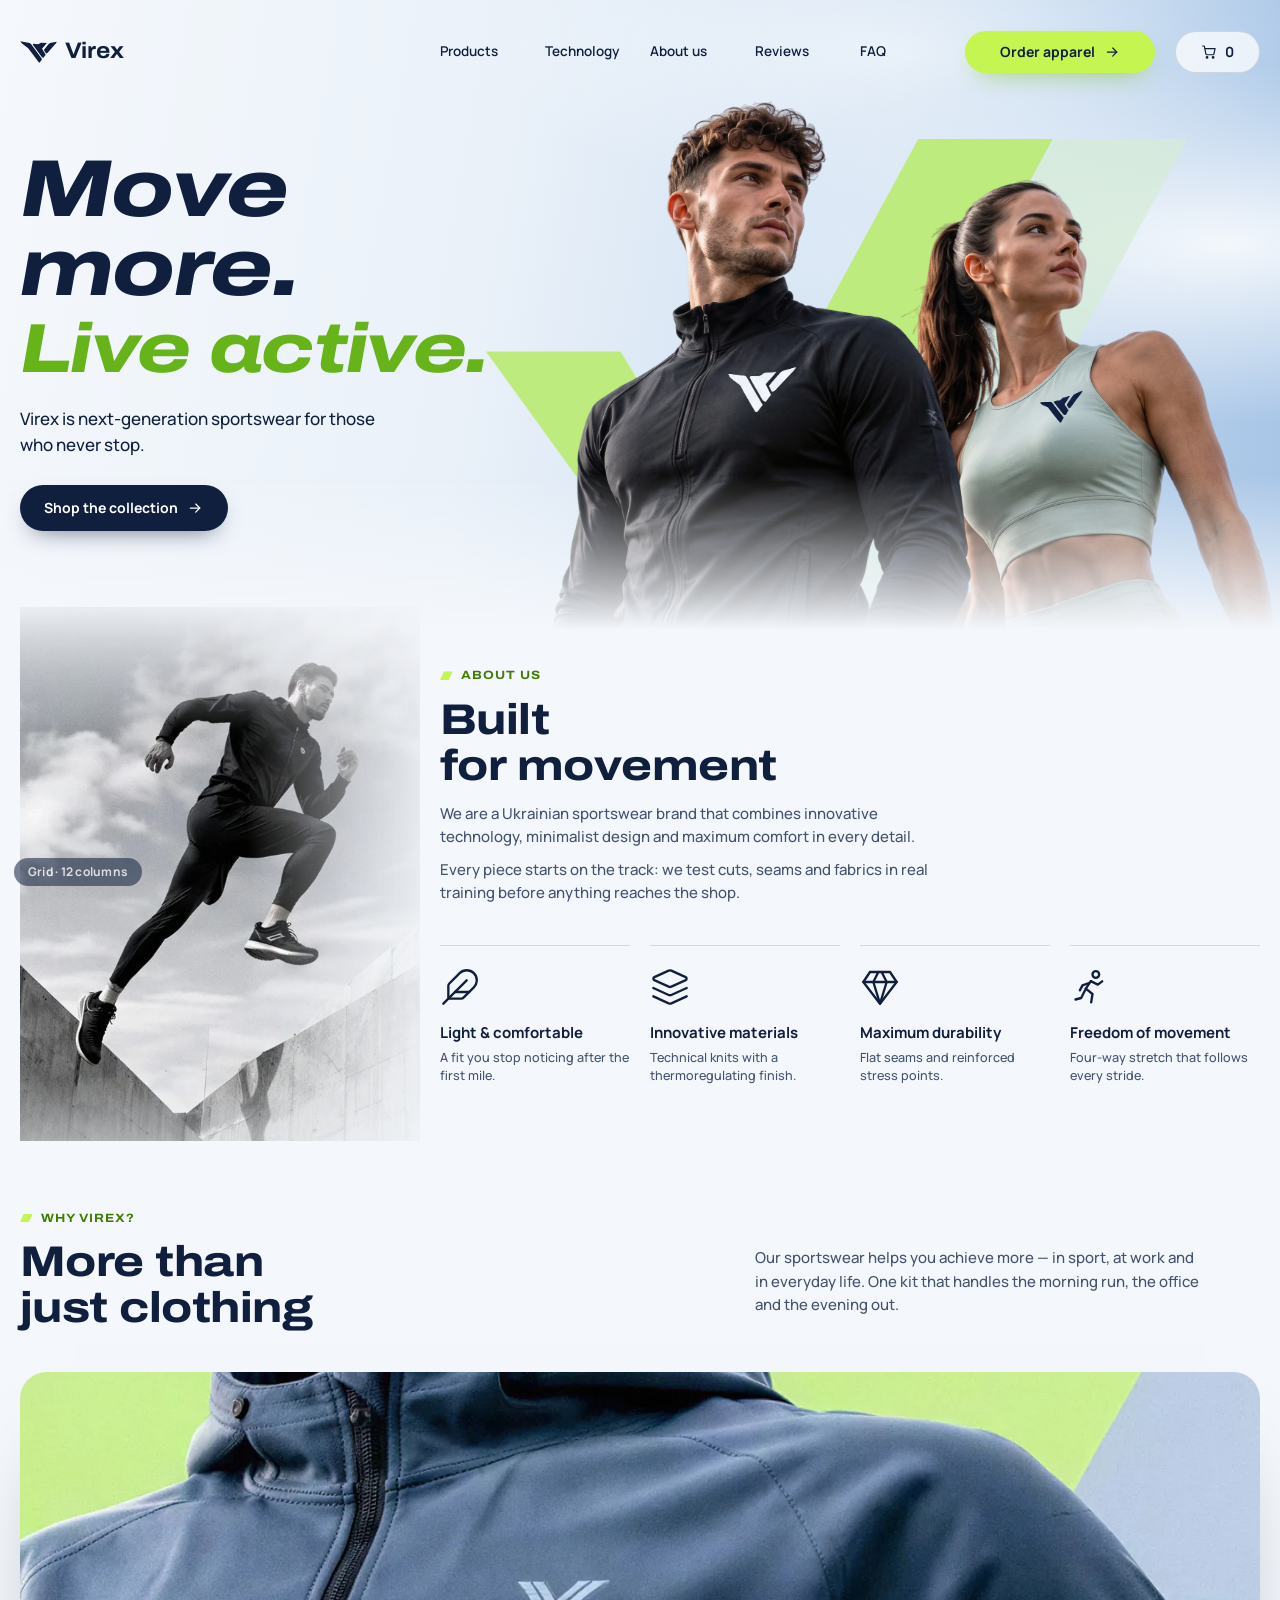
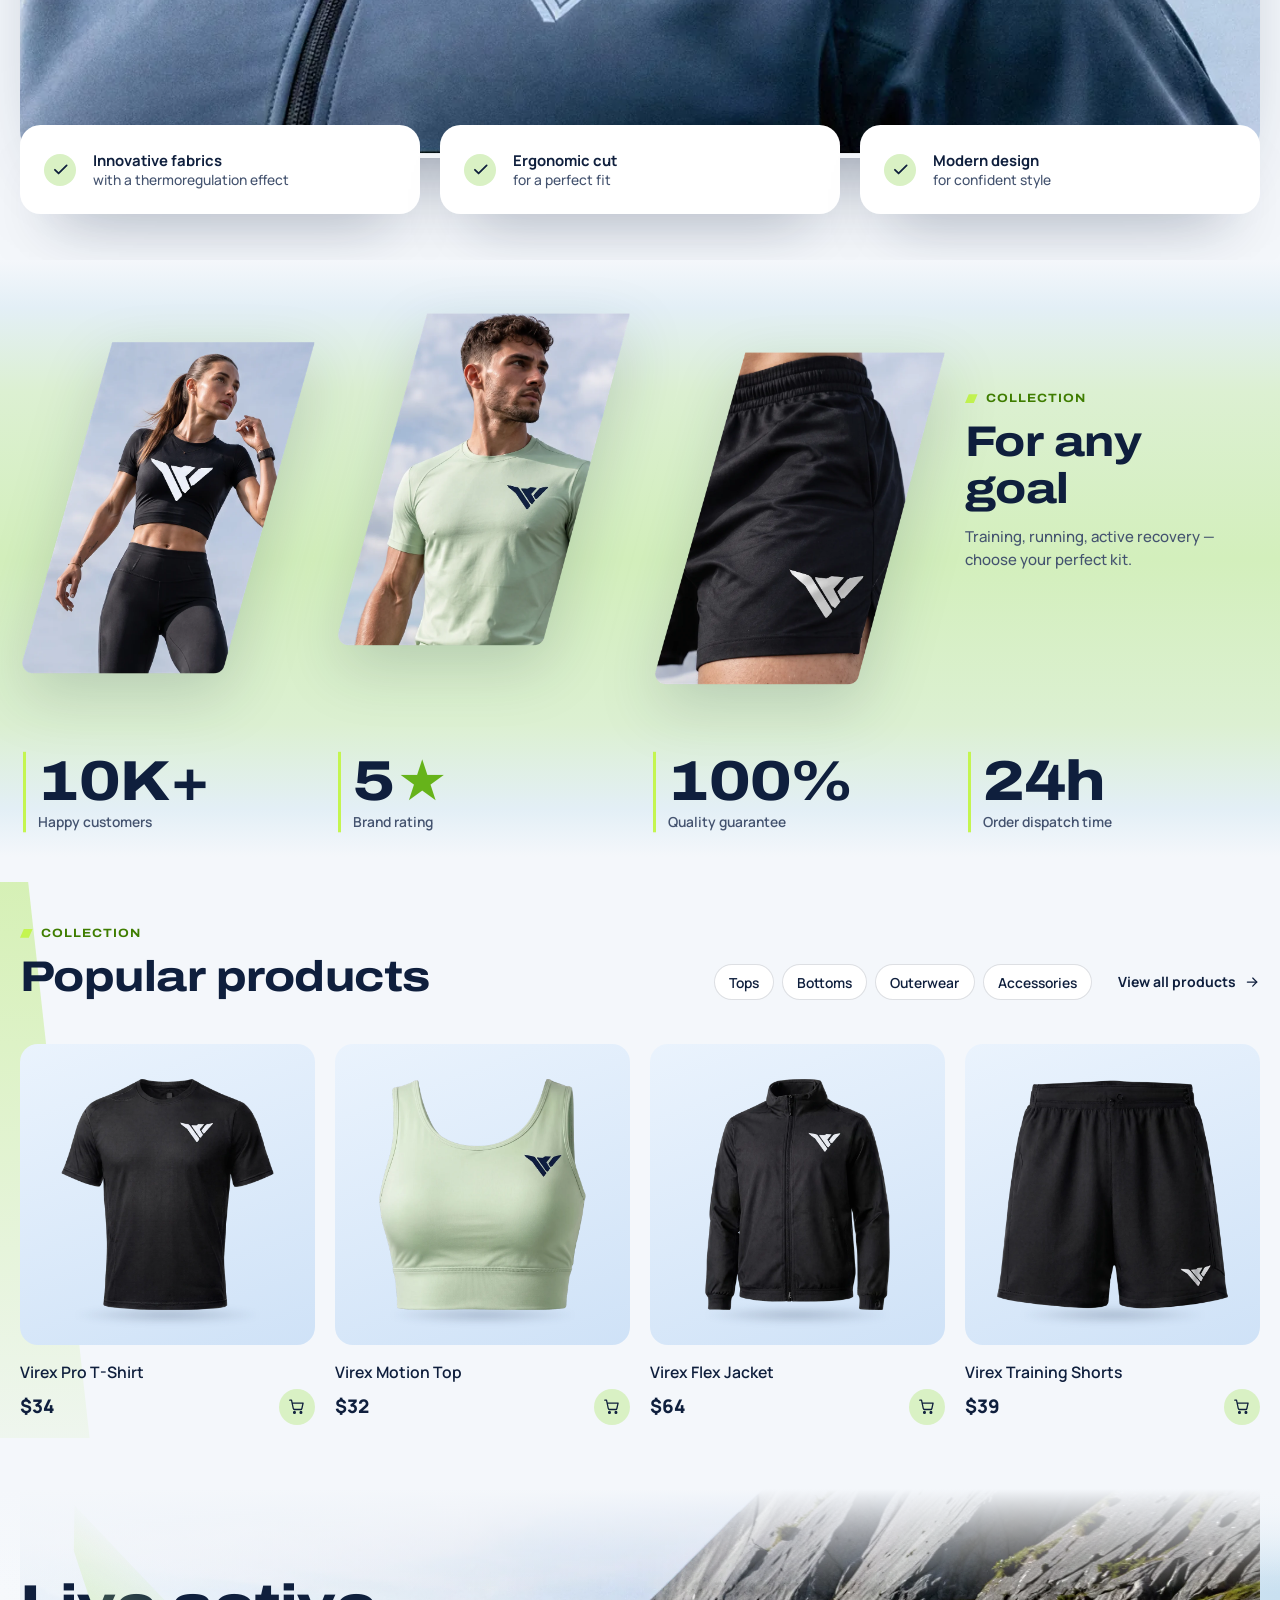
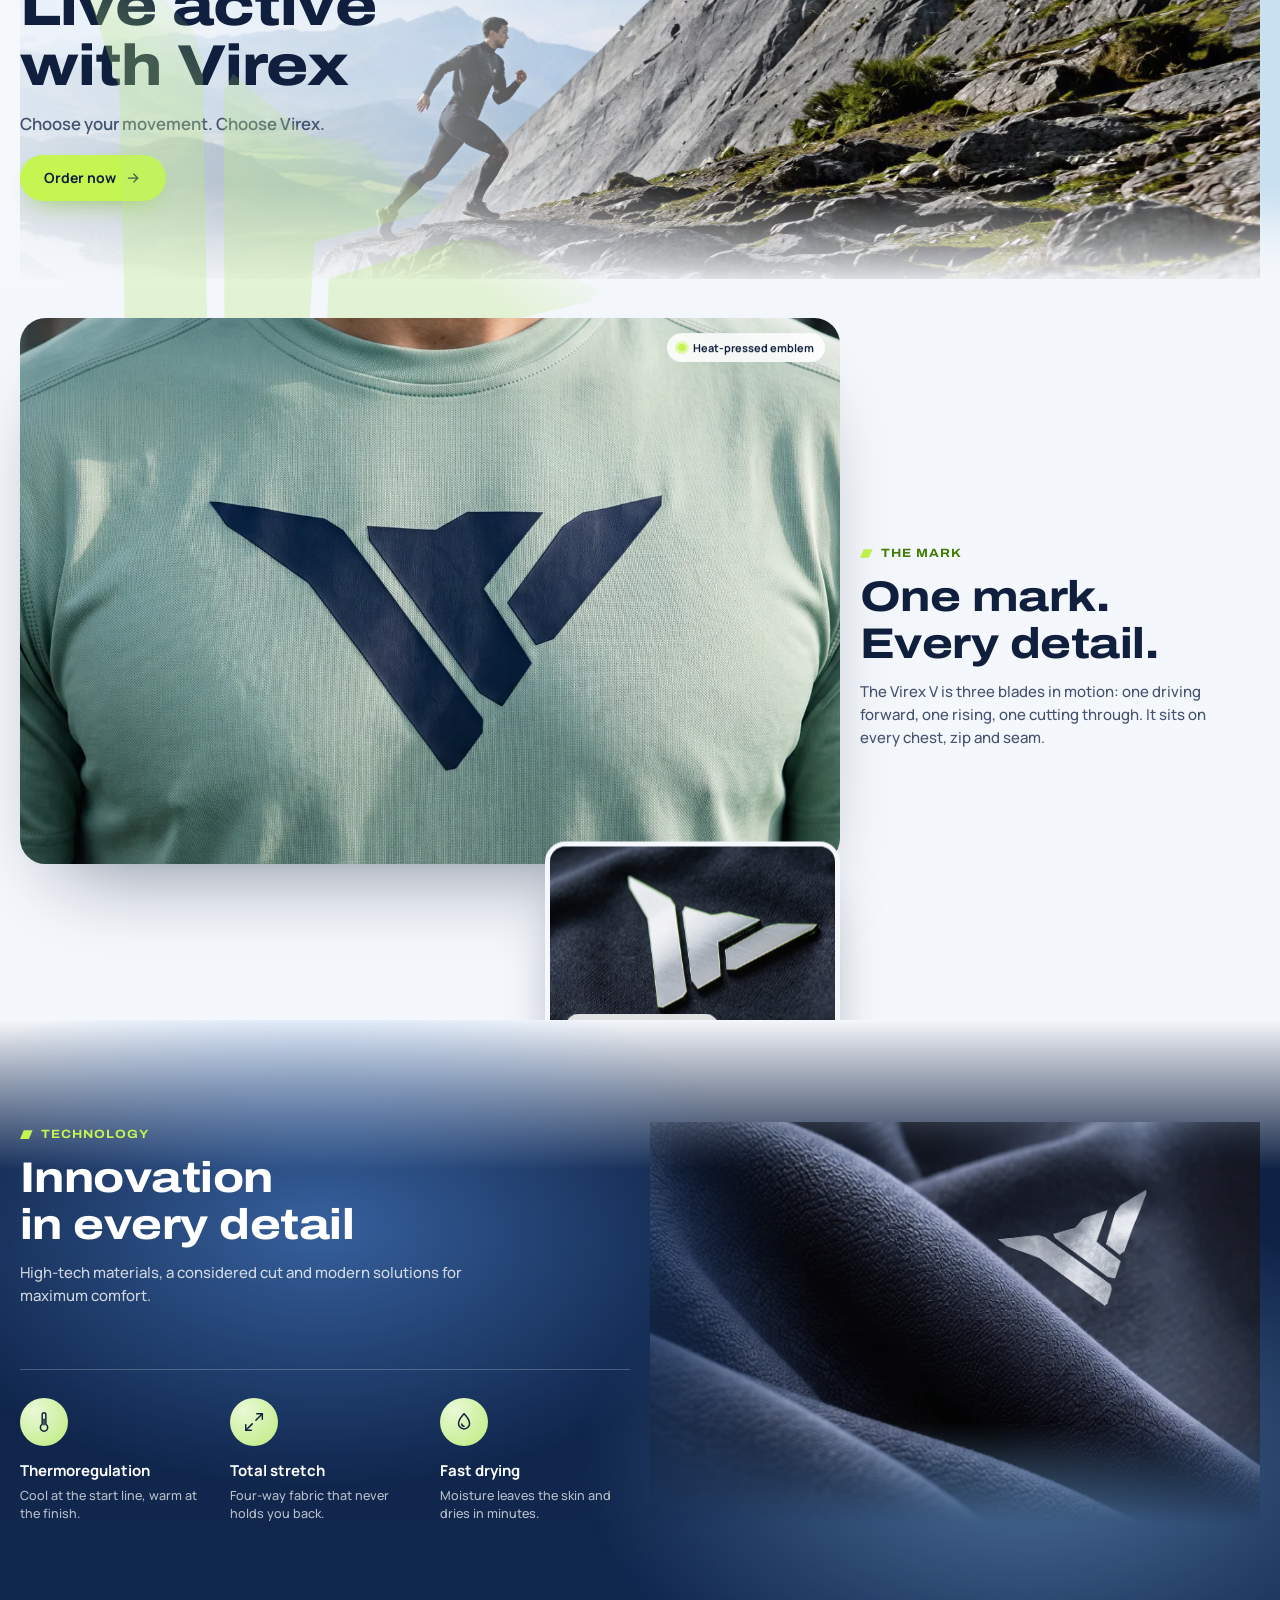
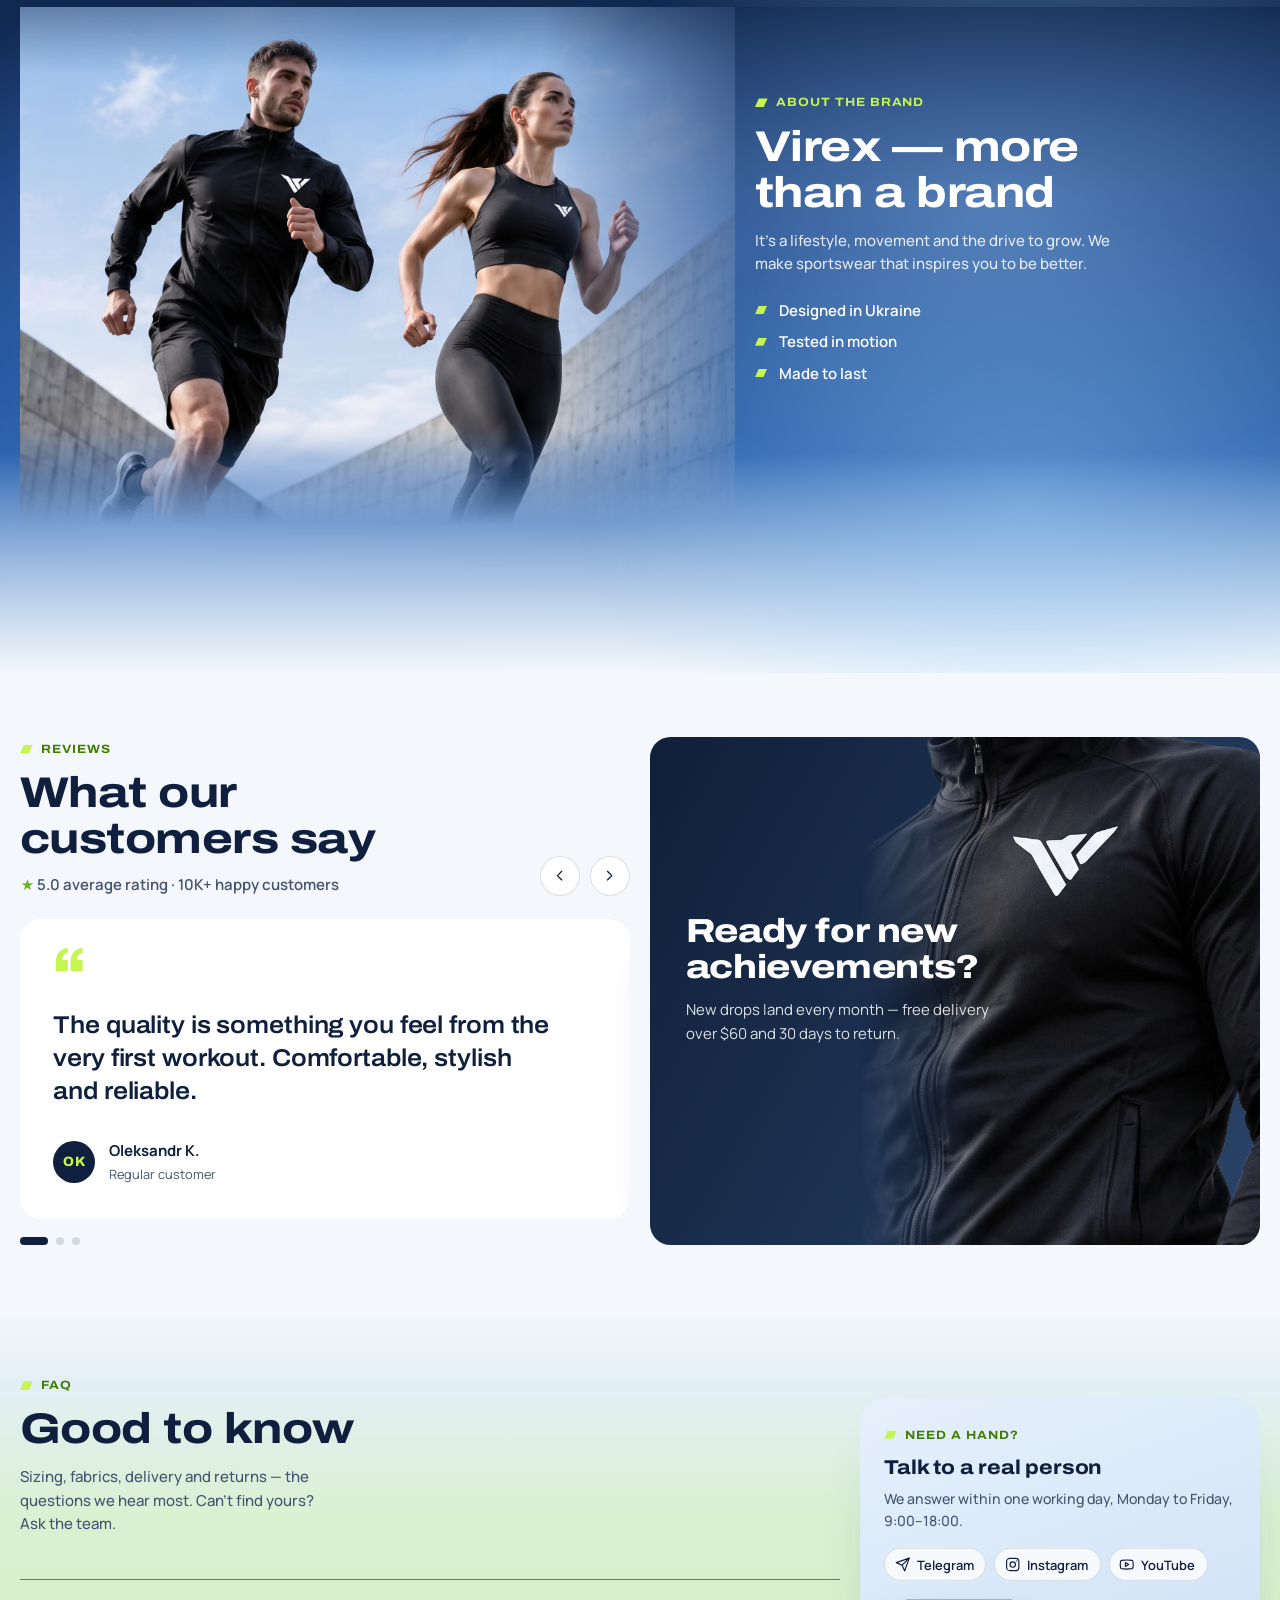
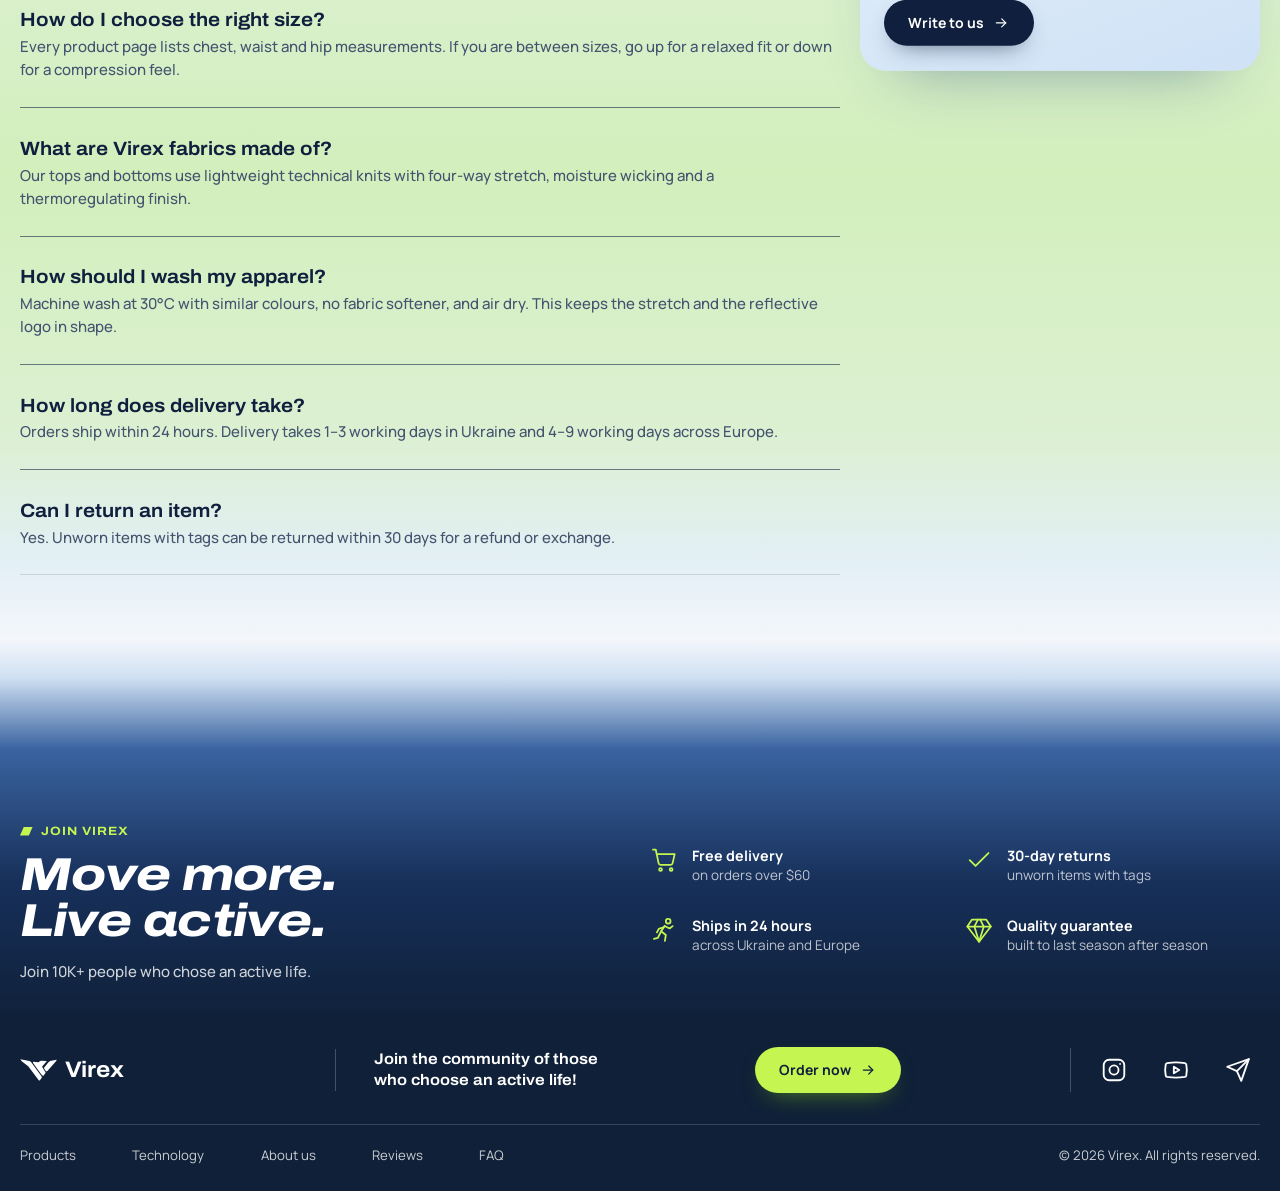
<file: github-upload/index.html>
<!doctype html>
<html lang="en">
<head>
  <meta charset="utf-8">
  <meta name="viewport" content="width=device-width, initial-scale=1">
  <title>Virex — Move more. Live active.</title>
  <meta name="description" content="Virex is next-generation sportswear for those who never stop. Light, durable, thermoregulating apparel built for movement.">
  <meta name="theme-color" content="#0f1f3d">
  <link rel="icon" href="assets/favicon.svg" type="image/svg+xml">
  <link rel="preconnect" href="https://fonts.googleapis.com">
  <link rel="preconnect" href="https://fonts.gstatic.com" crossorigin>
  <link href="https://fonts.googleapis.com/css2?family=Archivo:ital,wdth,wght@0,62..125,100..900;1,62..125,100..900&family=Manrope:wght@400..800&display=swap" rel="stylesheet">
  <link rel="stylesheet" href="css/styles.css">
  <link rel="stylesheet" href="css/motion.css">
  <script>(function(d){var c=d.documentElement.classList;c.add('js');if(!matchMedia('(prefers-reduced-motion: reduce)').matches)c.add('motion');try{if(sessionStorage.getItem('virex.intro'))c.add('no-intro');else sessionStorage.setItem('virex.intro','1')}catch(e){}})(document)</script>
</head>
<body>

<!-- ============ Intro: the three blades of the V assemble, then the curtain lifts ============ -->
<div class="intro" aria-hidden="true">
  <svg class="intro__v" viewBox="0 0 566 336">
    <path class="b1" d="M4 4L146 32L168 47L333 272L332 287L300 327L289 329L125 109L26 36Z"/>
    <path class="b2" d="M197 43L199 60L329 242L355 258L392 210L336 120L410 32L318 28L280 49Z"/>
    <path class="b3" d="M558 13L459 32L434 48L364 138L397 189L418 183L556 26Z"/>
  </svg>
</div>

<!-- ============ SVG sprite ============ -->
<svg width="0" height="0" style="position:absolute" aria-hidden="true" focusable="false">
  <defs>
    <symbol id="logo-mark" viewBox="0 0 566 336">
      <path fill="currentColor" d="M4 4L146 32L168 47L333 272L332 287L300 327L289 329L125 109L26 36Z M197 43L199 60L329 242L355 258L392 210L336 120L410 32L318 28L280 49Z M558 13L459 32L434 48L364 138L397 189L418 183L556 26Z"/>
    </symbol>
    <symbol id="i-arrow" viewBox="0 0 24 24"><path d="M5 12h14"/><path d="m13 6 6 6-6 6"/></symbol>
    <symbol id="i-check" viewBox="0 0 24 24"><path d="M20 6 9 17l-5-5"/></symbol>
    <symbol id="i-cart" viewBox="0 0 24 24"><circle cx="9" cy="20" r="1.2"/><circle cx="18" cy="20" r="1.2"/><path d="M2.5 3h2.4l2.4 11.6a1.8 1.8 0 0 0 1.8 1.4h8.4a1.8 1.8 0 0 0 1.8-1.4L21 7H6"/></symbol>
    <symbol id="i-feather" viewBox="0 0 24 24"><path d="M12.7 19a2 2 0 0 0 1.4-.6l6.2-6.2a6 6 0 0 0-8.5-8.5L5.6 9.9A2 2 0 0 0 5 11.3V18a1 1 0 0 0 1 1z"/><path d="M16 8 2 22"/><path d="M17.5 15H9"/></symbol>
    <symbol id="i-layers" viewBox="0 0 24 24"><path d="m12.8 2.2a2 2 0 0 0-1.6 0L2.6 6.1a1 1 0 0 0 0 1.8l8.6 3.9a2 2 0 0 0 1.6 0l8.6-3.9a1 1 0 0 0 0-1.8z"/><path d="m22 17.6-9.2 4.2a2 2 0 0 1-1.6 0L2 17.6"/><path d="m22 12.6-9.2 4.2a2 2 0 0 1-1.6 0L2 12.6"/></symbol>
    <symbol id="i-gem" viewBox="0 0 24 24"><path d="M6 3h12l4 6-10 13L2 9z"/><path d="M11 3 8 9l4 13 4-13-3-6"/><path d="M2 9h20"/></symbol>
    <symbol id="i-run" viewBox="0 0 24 24"><circle cx="15.5" cy="4.5" r="2"/><path d="m12.5 8.5-3 4.5 4 3.2-.8 5"/><path d="m12.5 8.5 4.2 2.1 2.6-2"/><path d="m11.4 9.6-3.9 1.4-1.6 3"/><path d="m9.5 13-2.8 5.6-3.4.9"/></symbol>
    <symbol id="i-thermo" viewBox="0 0 24 24"><path d="M14 4v10.5a4 4 0 1 1-4 0V4a2 2 0 0 1 4 0z"/><path d="M12 9v6"/></symbol>
    <symbol id="i-stretch" viewBox="0 0 24 24"><path d="m15 3 6 0 0 6"/><path d="m9 21-6 0 0-6"/><path d="m21 3-7 7"/><path d="m3 21 7-7"/></symbol>
    <symbol id="i-drop" viewBox="0 0 24 24"><path d="M12 3s6 6.2 6 10.5a6 6 0 0 1-12 0C6 9.2 12 3 12 3z"/><path d="M9.5 14a2.6 2.6 0 0 0 2.5 2.5"/></symbol>
    <symbol id="i-left" viewBox="0 0 24 24"><path d="m15 18-6-6 6-6"/></symbol>
    <symbol id="i-right" viewBox="0 0 24 24"><path d="m9 18 6-6-6-6"/></symbol>
    <symbol id="i-plus" viewBox="0 0 24 24"><path d="M5 12h14"/><path d="M12 5v14"/></symbol>
    <symbol id="i-menu" viewBox="0 0 24 24"><path d="M4 7h16"/><path d="M4 12h16"/><path d="M4 17h10"/></symbol>
    <symbol id="i-close" viewBox="0 0 24 24"><path d="M18 6 6 18"/><path d="m6 6 12 12"/></symbol>
    <symbol id="i-instagram" viewBox="0 0 24 24"><rect width="19" height="19" x="2.5" y="2.5" rx="5"/><circle cx="12" cy="12" r="4.2"/><path d="M17.6 6.4h.01"/></symbol>
    <symbol id="i-youtube" viewBox="0 0 24 24"><path d="M2.5 17a24 24 0 0 1 0-10 2 2 0 0 1 1.4-1.4 49.6 49.6 0 0 1 16.2 0A2 2 0 0 1 21.5 7a24 24 0 0 1 0 10 2 2 0 0 1-1.4 1.4 49.6 49.6 0 0 1-16.2 0A2 2 0 0 1 2.5 17"/><path d="m10 15 5-3-5-3z"/></symbol>
    <symbol id="i-telegram" viewBox="0 0 24 24"><path d="m22 2-7 20-4-9-9-4z"/><path d="M22 2 11 13"/></symbol>
  </defs>
</svg>

<a class="skip" href="#main">Skip to content</a>

<!-- ============ Header ============ -->
<header class="site-header" id="header">
  <div class="site-header__bar">
    <a class="logo" href="#top" aria-label="Virex home">
      <svg class="logo__mark" aria-hidden="true"><use href="#logo-mark"/></svg>
      <span class="logo__word">Virex</span>
    </a>

    <nav class="nav" id="nav" aria-label="Primary">
      <a href="#products">Products</a>
      <a href="#technology">Technology</a>
      <a href="#about">About us</a>
      <a href="#reviews">Reviews</a>
      <a href="#faq">FAQ</a>
      <a class="btn btn--lime nav__cta-mobile" href="#products">Order apparel <svg class="ico"><use href="#i-arrow"/></svg></a>
    </nav>

    <div class="site-header__actions">
      <a class="btn btn--lime btn--header" href="#products">Order apparel <svg class="ico"><use href="#i-arrow"/></svg></a>
      <button class="cart-pill" type="button" id="cartPill" aria-label="Cart, 0 items">
        <svg class="ico"><use href="#i-cart"/></svg><span class="cart-pill__n" id="cartCount">0</span>
      </button>
      <button class="burger" type="button" id="burger" aria-label="Open menu" aria-expanded="false" aria-controls="nav">
        <svg class="ico ico--open"><use href="#i-menu"/></svg>
        <svg class="ico ico--close"><use href="#i-close"/></svg>
      </button>
    </div>
  </div>
</header>

<main id="main">

<!-- ============ Hero ============ -->
<section class="hero" id="top">
  <div class="hero__sky" aria-hidden="true"></div>
  <svg class="hero__v" viewBox="0 0 1120 707" preserveAspectRatio="xMaxYMax slice" aria-hidden="true">
    <path class="v-lime" d="M0 300H190L430 700H290Z"/>
    <path class="v-lime" d="M610 0H800L420 700H230Z"/>
    <path class="v-mint" d="M800 0H990L610 700H420Z"/>
  </svg>

  <div class="hero__copy">
    <h1 class="hero__title">
      <span class="hero__t1"><span class="ln"><span class="ln__i" style="--i:0">Move</span></span><span class="ln"><span class="ln__i" style="--i:1">more.</span></span></span>
      <span class="hero__t2"><span class="ln"><span class="ln__i" style="--i:2">Live active.</span></span></span>
    </h1>
    <p class="hero__lead">Virex is next-generation sportswear for those who never stop.</p>
    <a class="btn btn--navy" href="catalog.html">Shop the collection <svg class="ico"><use href="#i-arrow"/></svg></a>
  </div>

  <img class="hero__people" src="assets/img/hero-people.webp" width="2000" height="1493"
       alt="A male and a female athlete in black and sage Virex training apparel, looking into the distance" fetchpriority="high">
</section>

<!-- ============ About ============ -->
<section class="about" id="about">
  <div class="about__photo">
    <img src="assets/img/about-runner-bw.webp" width="1400" height="854" loading="lazy"
         alt="Black-and-white photo of an athlete mid-leap between two concrete walls">
  </div>
  <div class="about__body">
    <div class="about__text" data-reveal>
      <p class="eyebrow">About us</p>
      <h2 class="h2">Built<br>for movement</h2>
      <p class="about__p">We are a Ukrainian sportswear brand that combines innovative technology, minimalist design and maximum comfort in every detail.</p>
      <p class="about__p about__p--2">Every piece starts on the track: we test cuts, seams and fabrics in real training before anything reaches the shop.</p>
    </div>
    <ul class="about__feats">
      <li data-reveal style="--d:.05s"><svg class="ico ico--lg"><use href="#i-feather"/></svg><span><b>Light &amp; comfortable</b><small>A fit you stop noticing after the first mile.</small></span></li>
      <li data-reveal style="--d:.12s"><svg class="ico ico--lg"><use href="#i-layers"/></svg><span><b>Innovative materials</b><small>Technical knits with a thermoregulating finish.</small></span></li>
      <li data-reveal style="--d:.19s"><svg class="ico ico--lg"><use href="#i-gem"/></svg><span><b>Maximum durability</b><small>Flat seams and reinforced stress points.</small></span></li>
      <li data-reveal style="--d:.26s"><svg class="ico ico--lg"><use href="#i-run"/></svg><span><b>Freedom of movement</b><small>Four-way stretch that follows every stride.</small></span></li>
    </ul>
  </div>
</section>

<!-- ============ Why Virex ============ -->
<section class="why" id="why">
  <div class="why__copy" data-reveal>
    <p class="eyebrow">Why Virex?</p>
    <h2 class="h2">More than<br>just clothing</h2>
  </div>
  <div class="why__aside" data-reveal style="--d:.08s">
    <p class="why__p">Our sportswear helps you achieve more — in sport, at work and in everyday life. One kit that handles the morning run, the office and the evening out.</p>
  </div>
  <div class="why__visual">
    <img src="assets/img/hoodie-blue.webp" width="1600" height="496" loading="lazy"
         alt="Close-up of a blue Virex zip hoodie with the V logo on the chest">
  </div>
  <ul class="checks" data-reveal style="--d:.1s">
    <li><span class="tick"><svg class="ico"><use href="#i-check"/></svg></span><span><b>Innovative fabrics</b>with a thermoregulation effect</span></li>
    <li><span class="tick"><svg class="ico"><use href="#i-check"/></svg></span><span><b>Ergonomic cut</b>for a perfect fit</span></li>
    <li><span class="tick"><svg class="ico"><use href="#i-check"/></svg></span><span><b>Modern design</b>for confident style</span></li>
  </ul>
</section>

<!-- ============ Collection ============ -->
<section class="collection" id="collection">
  <div class="collection__copy" data-reveal>
    <p class="eyebrow">Collection</p>
    <h2 class="h2">For any<br>goal</h2>
    <p class="collection__p">Training, running, active recovery — choose your perfect kit.</p>
  </div>

  <div class="trio">
    <img class="trio__a" src="assets/img/collection-1.webp" width="1000" height="1122" loading="lazy" alt="Woman running in a black Virex crop top and leggings">
    <img class="trio__b" src="assets/img/collection-2.webp" width="1000" height="1115" loading="lazy" alt="Man in a sage Virex training tee looking to the side">
    <img class="trio__c" src="assets/img/collection-3.webp" width="1000" height="1173" loading="lazy" alt="Close-up of black Virex training shorts with a reflective V logo">
  </div>

  <dl class="stats" data-reveal style="--d:.1s">
    <div><dt>Happy customers</dt><dd>10K+</dd></div>
    <div><dt>Brand rating</dt><dd>5<span class="star">★</span></dd></div>
    <div><dt>Quality guarantee</dt><dd>100%</dd></div>
    <div><dt>Order dispatch time</dt><dd>24h</dd></div>
  </dl>
</section>

<!-- ============ Products ============ -->
<section class="products" id="products">
  <header class="products__head">
    <div>
      <p class="eyebrow">Collection</p>
      <h2 class="h2">Popular products</h2>
    </div>
    <div class="products__tools">
      <nav class="cats" aria-label="Shop by category">
        <a href="catalog.html?cat=tops">Tops</a><a href="catalog.html?cat=bottoms">Bottoms</a><a href="catalog.html?cat=outerwear">Outerwear</a><a href="catalog.html?cat=accessories">Accessories</a>
      </nav>
      <a class="link" href="catalog.html">View all products <svg class="ico"><use href="#i-arrow"/></svg></a>
    </div>
  </header>

  <ul class="product-grid" id="productGrid">
    <li class="product" data-reveal>
      <div class="product__img"><img src="assets/img/prod-1.webp" width="900" height="900" loading="lazy" alt="Black Virex Pro T-Shirt"></div>
      <h3 class="product__name">Virex Pro T-Shirt</h3>
      <div class="product__row"><span class="product__price">$34</span>
        <button class="add" type="button" data-name="Virex Pro T-Shirt" aria-label="Add Virex Pro T-Shirt to cart"><svg class="ico"><use href="#i-cart"/></svg></button></div>
    </li>
    <li class="product" data-reveal style="--d:.06s">
      <div class="product__img"><img src="assets/img/prod-2.webp" width="900" height="900" loading="lazy" alt="Sage green Virex Motion Top"></div>
      <h3 class="product__name">Virex Motion Top</h3>
      <div class="product__row"><span class="product__price">$32</span>
        <button class="add" type="button" data-name="Virex Motion Top" aria-label="Add Virex Motion Top to cart"><svg class="ico"><use href="#i-cart"/></svg></button></div>
    </li>
    <li class="product" data-reveal style="--d:.12s">
      <div class="product__img"><img src="assets/img/prod-3.webp" width="900" height="900" loading="lazy" alt="Black Virex Flex Jacket"></div>
      <h3 class="product__name">Virex Flex Jacket</h3>
      <div class="product__row"><span class="product__price">$64</span>
        <button class="add" type="button" data-name="Virex Flex Jacket" aria-label="Add Virex Flex Jacket to cart"><svg class="ico"><use href="#i-cart"/></svg></button></div>
    </li>
    <li class="product" data-reveal style="--d:.18s">
      <div class="product__img"><img src="assets/img/prod-4.webp" width="900" height="900" loading="lazy" alt="Black Virex Training Shorts"></div>
      <h3 class="product__name">Virex Training Shorts</h3>
      <div class="product__row"><span class="product__price">$39</span>
        <button class="add" type="button" data-name="Virex Training Shorts" aria-label="Add Virex Training Shorts to cart"><svg class="ico"><use href="#i-cart"/></svg></button></div>
    </li>
    <li class="product" data-reveal style="--d:.24s">
      <div class="product__img"><img src="assets/img/prod-5.webp" width="900" height="900" loading="lazy" alt="Black Virex Fit Leggings"></div>
      <h3 class="product__name">Virex Fit Leggings</h3>
      <div class="product__row"><span class="product__price">$44</span>
        <button class="add" type="button" data-name="Virex Fit Leggings" aria-label="Add Virex Fit Leggings to cart"><svg class="ico"><use href="#i-cart"/></svg></button></div>
    </li>
    <li class="product" data-reveal style="--d:.30s">
      <div class="product__img"><img src="assets/img/prod-6.webp" width="900" height="900" loading="lazy" alt="Sage green Virex Comfort Hoodie"></div>
      <h3 class="product__name">Virex Comfort Hoodie</h3>
      <div class="product__row"><span class="product__price">$56</span>
        <button class="add" type="button" data-name="Virex Comfort Hoodie" aria-label="Add Virex Comfort Hoodie to cart"><svg class="ico"><use href="#i-cart"/></svg></button></div>
    </li>
  </ul>
</section>

<!-- ============ CTA banner ============ -->
<section class="banner" aria-labelledby="bannerTitle">
  <img class="banner__img" src="assets/img/banner-mountain.webp" width="2200" height="1142" loading="lazy" alt="A trail runner climbing a rocky mountain slope above a lake">
  <div class="banner__copy">
    <h2 class="banner__title" id="bannerTitle">Live active<br>with Virex</h2>
    <p class="banner__sub">Choose your movement. Choose Virex.</p>
  </div>
  <a class="btn btn--lime banner__cta" href="#products">Order now <svg class="ico"><use href="#i-arrow"/></svg></a>
</section>

<!-- ============ The mark ============ -->
<section class="mark" id="mark">
  <svg class="mark__ghost" aria-hidden="true"><use href="#logo-mark"/></svg>
  <div class="mark__copy" data-reveal>
    <p class="eyebrow">The mark</p>
    <h2 class="h2">One mark.<br>Every detail.</h2>
    <p class="mark__p">The Virex V is three blades in motion: one driving forward, one rising, one cutting through. It sits on every chest, zip and seam.</p>
  </div>
  <div class="mark__visual" data-reveal style="--d:.1s">
    <figure class="mark__tee">
      <img src="assets/img/logo-tee.webp" width="1500" height="1006" loading="lazy" alt="Close-up of a sage green Virex performance tee with the navy V emblem across the chest">
      <figcaption class="chip">Heat-pressed emblem</figcaption>
    </figure>
    <figure class="mark__badge">
      <img src="assets/img/logo-badge.webp" width="1200" height="805" loading="lazy" alt="Brushed-metal Virex V badge with a lime rim light on dark technical fabric">
      <figcaption class="chip">Brushed-metal badge</figcaption>
    </figure>
  </div>
</section>

<!-- ============ Technology ============ -->
<section class="tech" id="technology">
  <div class="tech__photo">
    <img src="assets/img/fabric-wide.webp" width="1800" height="1005" loading="lazy" alt="Macro shot of dark technical fabric with the reflective Virex V emblem">
  </div>
  <div class="tech__copy" data-reveal>
    <p class="eyebrow">Technology</p>
    <h2 class="h2">Innovation<br>in every detail</h2>
    <p class="tech__p">High-tech materials, a considered cut and modern solutions for maximum comfort.</p>
  </div>
  <ul class="tech__feats">
    <li data-reveal style="--d:.05s"><span class="disc"><svg class="ico"><use href="#i-thermo"/></svg></span><span><b>Thermoregulation</b><small>Cool at the start line, warm at the finish.</small></span></li>
    <li data-reveal style="--d:.12s"><span class="disc"><svg class="ico"><use href="#i-stretch"/></svg></span><span><b>Total stretch</b><small>Four-way fabric that never holds you back.</small></span></li>
    <li data-reveal style="--d:.19s"><span class="disc"><svg class="ico"><use href="#i-drop"/></svg></span><span><b>Fast drying</b><small>Moisture leaves the skin and dries in minutes.</small></span></li>
  </ul>
</section>

<!-- ============ Brand ============ -->
<section class="brand" id="brand">
  <div class="brand__copy" data-reveal>
    <p class="eyebrow">About the brand</p>
    <h2 class="h2">Virex — more<br>than a brand</h2>
    <p class="brand__p">It's a lifestyle, movement and the drive to grow. We make sportswear that inspires you to be better.</p>
    <ul class="brand__values"><li>Designed in Ukraine</li><li>Tested in motion</li><li>Made to last</li></ul>
  </div>
  <svg class="brand__logo" aria-hidden="true"><use href="#logo-mark"/></svg>
  <div class="brand__photo">
    <img src="assets/img/brand-runners.webp" width="2200" height="1643" loading="lazy" alt="Two athletes in black Virex apparel running past concrete walls under a clear sky">
  </div>
</section>

<!-- ============ Reviews ============ -->
<section class="reviews" id="reviews">
  <div class="reviews__main">
    <header class="reviews__head">
      <div>
        <p class="eyebrow">Reviews</p>
        <h2 class="h2">What our customers say</h2>
        <p class="reviews__sum"><span class="star">★</span> 5.0 average rating · 10K+ happy customers</p>
      </div>
      <div class="arrows">
        <button class="arrow" type="button" id="revPrev" aria-label="Previous review"><svg class="ico"><use href="#i-left"/></svg></button>
        <button class="arrow" type="button" id="revNext" aria-label="Next review"><svg class="ico"><use href="#i-right"/></svg></button>
      </div>
    </header>

    <div class="rev-track" id="revTrack" tabindex="0" aria-label="Customer reviews">
      <figure class="rev">
        <span class="rev__q" aria-hidden="true">“</span>
        <blockquote>The quality is something you feel from the very first workout. Comfortable, stylish and reliable.</blockquote>
        <figcaption><span class="avatar">OK</span><span><b>Oleksandr K.</b><small>Regular customer</small></span></figcaption>
      </figure>
      <figure class="rev">
        <span class="rev__q" aria-hidden="true">“</span>
        <blockquote>The leggings stay put on long runs and dry fast in the rain. I've stopped wearing anything else.</blockquote>
        <figcaption><span class="avatar">IM</span><span><b>Iryna M.</b><small>Trail runner</small></span></figcaption>
      </figure>
      <figure class="rev">
        <span class="rev__q" aria-hidden="true">“</span>
        <blockquote>A perfect blend of quality, comfort and style. I recommend it to everyone who values movement!</blockquote>
        <figcaption><span class="avatar">AP</span><span><b>Andrii P.</b><small>Personal trainer</small></span></figcaption>
      </figure>
    </div>
    <div class="dots" id="revDots" aria-hidden="true"><i class="is-on"></i><i></i><i></i></div>
  </div>

  <aside class="ready">
    <div class="ready__copy">
      <h3 class="ready__title">Ready for new<br>achievements?</h3>
      <p class="ready__p">New drops land every month — free delivery over $60 and 30 days to return.</p>
    </div>
    <img class="ready__img" src="assets/img/ready-jacket.webp" width="1100" height="949" loading="lazy" alt="Close-up of a black Virex jacket with the logo on the chest">
  </aside>
</section>

<!-- ============ FAQ ============ -->
<section class="faq" id="faq">
  <div class="faq__copy" data-reveal>
    <p class="eyebrow">FAQ</p>
    <h2 class="h2">Good to know</h2>
    <p class="faq__p">Sizing, fabrics, delivery and returns — the questions we hear most. Can't find yours? Ask the team.</p>
  </div>
  <div class="faq__list" data-reveal style="--d:.08s">
    <details name="faq" open>
      <summary>How do I choose the right size?<svg class="ico"><use href="#i-plus"/></svg></summary>
      <p>Every product page lists chest, waist and hip measurements. If you are between sizes, go up for a relaxed fit or down for a compression feel.</p>
    </details>
    <details name="faq">
      <summary>What are Virex fabrics made of?<svg class="ico"><use href="#i-plus"/></svg></summary>
      <p>Our tops and bottoms use lightweight technical knits with four-way stretch, moisture wicking and a thermoregulating finish.</p>
    </details>
    <details name="faq">
      <summary>How should I wash my apparel?<svg class="ico"><use href="#i-plus"/></svg></summary>
      <p>Machine wash at 30°C with similar colours, no fabric softener, and air dry. This keeps the stretch and the reflective logo in shape.</p>
    </details>
    <details name="faq">
      <summary>How long does delivery take?<svg class="ico"><use href="#i-plus"/></svg></summary>
      <p>Orders ship within 24 hours. Delivery takes 1–3 working days in Ukraine and 4–9 working days across Europe.</p>
    </details>
    <details name="faq">
      <summary>Can I return an item?<svg class="ico"><use href="#i-plus"/></svg></summary>
      <p>Yes. Unworn items with tags can be returned within 30 days for a refund or exchange.</p>
    </details>
  </div>
  <aside class="support" data-reveal style="--d:.14s">
    <p class="eyebrow">Need a hand?</p>
    <h3 class="support__title">Talk to a real person</h3>
    <p class="support__p">We answer within one working day, Monday to Friday, 9:00–18:00.</p>
    <ul class="support__chips" aria-label="Contact channels">
      <li><a href="#"><svg class="ico"><use href="#i-telegram"/></svg>Telegram</a></li>
      <li><a href="#"><svg class="ico"><use href="#i-instagram"/></svg>Instagram</a></li>
      <li><a href="#"><svg class="ico"><use href="#i-youtube"/></svg>YouTube</a></li>
    </ul>
    <a class="btn btn--navy" href="#">Write to us <svg class="ico"><use href="#i-arrow"/></svg></a>
  </aside>
  
</section>

</main>

<!-- ============ Footer ============ -->
<footer class="footer">
  <div class="footer__promise">
    <div class="footer__promise-copy">
      <p class="eyebrow">Join Virex</p>
      <p class="footer__big">Move more.<br>Live active.</p>
      <p class="footer__lead">Join 10K+ people who chose an active life.</p>
    </div>
    <ul class="promise" data-reveal>
    <li><svg class="ico"><use href="#i-cart"/></svg><span><b>Free delivery</b>on orders over $60</span></li>
    <li><svg class="ico"><use href="#i-check"/></svg><span><b>30-day returns</b>unworn items with tags</span></li>
    <li><svg class="ico"><use href="#i-run"/></svg><span><b>Ships in 24 hours</b>across Ukraine and Europe</span></li>
    <li><svg class="ico"><use href="#i-gem"/></svg><span><b>Quality guarantee</b>built to last season after season</span></li>
  </ul>
  </div>
  <div class="footer__top">
    <a class="logo logo--light" href="#top" aria-label="Virex home">
      <svg class="logo__mark" aria-hidden="true"><use href="#logo-mark"/></svg>
      <span class="logo__word">Virex</span>
    </a>
    <p class="footer__tag">Join the community of those<br>who choose an active life!</p>
    <a class="btn btn--lime" href="#products">Order now <svg class="ico"><use href="#i-arrow"/></svg></a>
    <ul class="social" aria-label="Social media">
      <li><a href="#" aria-label="Instagram"><svg class="ico"><use href="#i-instagram"/></svg></a></li>
      <li><a href="#" aria-label="YouTube"><svg class="ico"><use href="#i-youtube"/></svg></a></li>
      <li><a href="#" aria-label="Telegram"><svg class="ico"><use href="#i-telegram"/></svg></a></li>
    </ul>
  </div>
  <div class="footer__bottom">
    <nav aria-label="Footer">
      <a href="#products">Products</a>
      <a href="#technology">Technology</a>
      <a href="#about">About us</a>
      <a href="#reviews">Reviews</a>
      <a href="#faq">FAQ</a>
    </nav>
    <p>© 2026 Virex. All rights reserved.</p>
  </div>
</footer>

<div class="toast" id="toast" role="status" aria-live="polite"></div>

<script src="js/main.js" defer></script>
<script src="js/motion.js" defer></script>
</body>
</html>
</file>
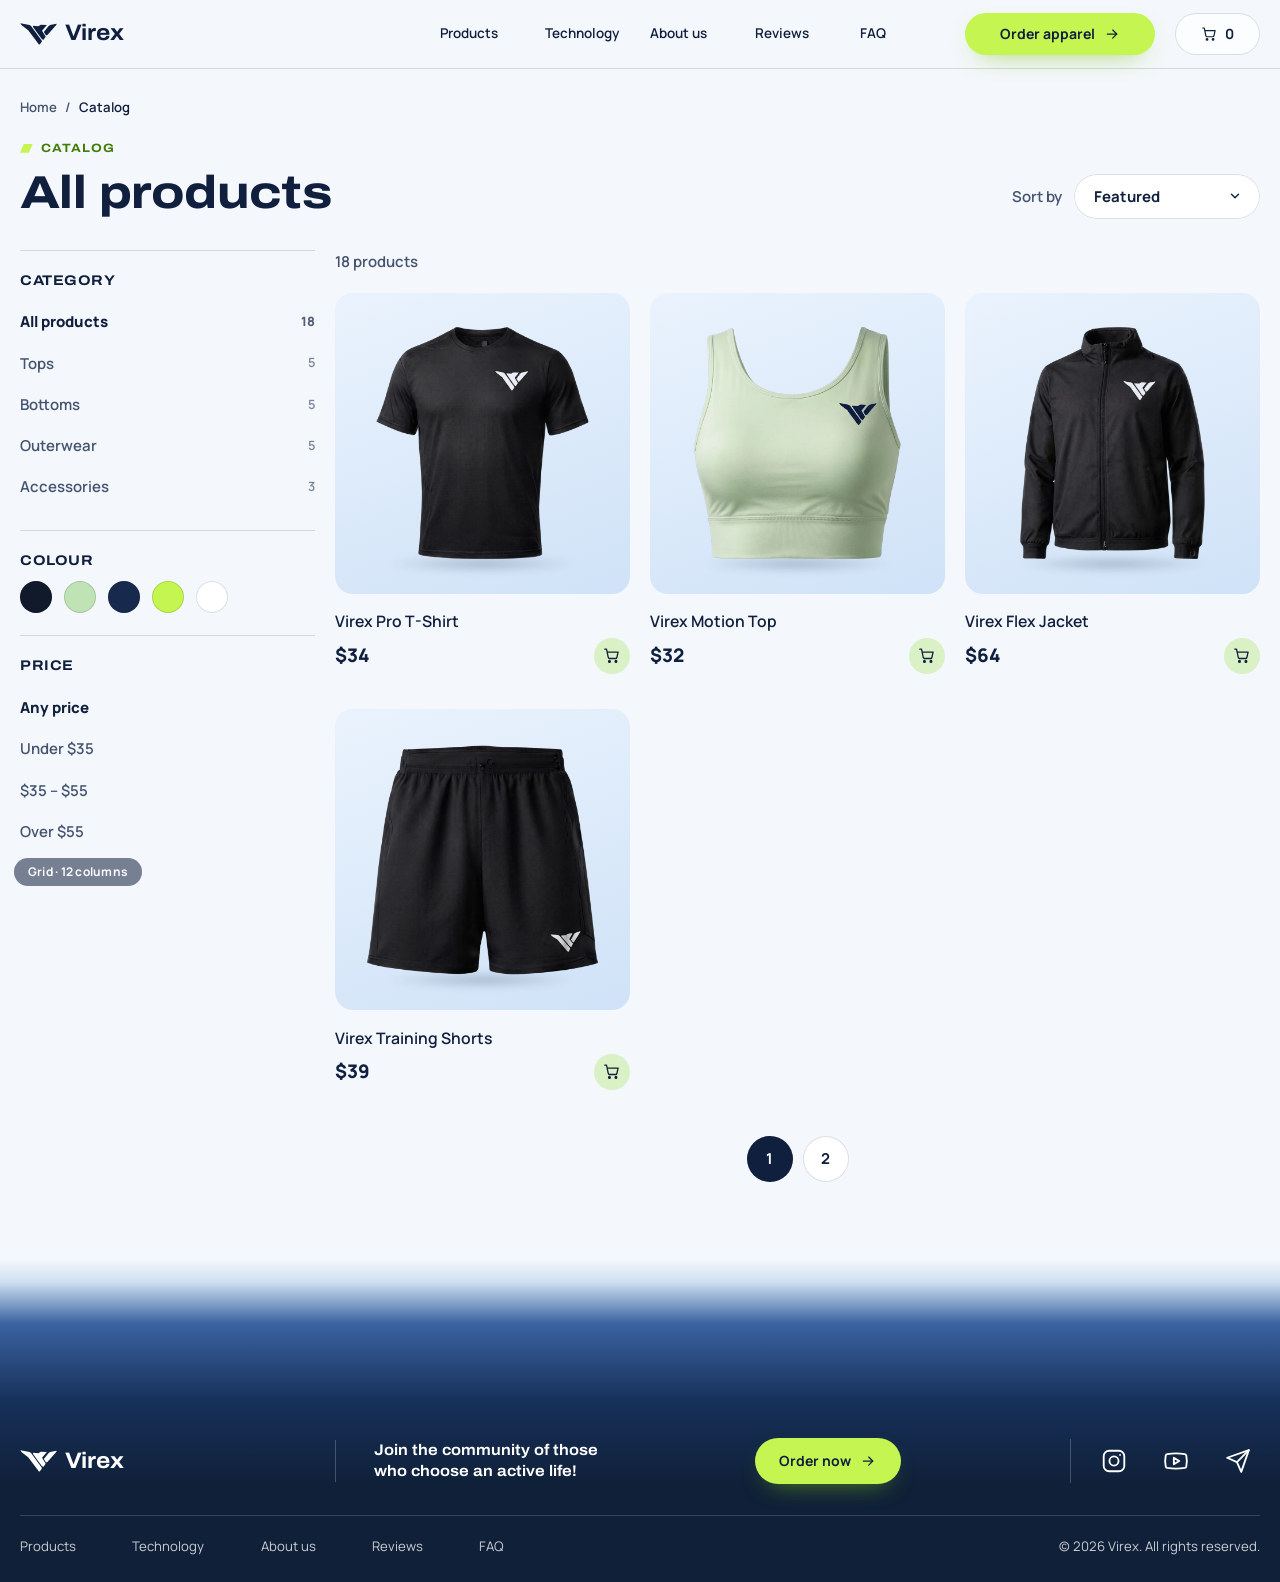
<file: github-upload/catalog.html>
<!doctype html>
<html lang="en">
<head>
  <meta charset="utf-8">
  <meta name="viewport" content="width=device-width, initial-scale=1">
  <title>Catalog — Virex</title>
  <meta name="description" content="Browse Virex sportswear: tops, bottoms, outerwear and accessories.">
  <meta name="theme-color" content="#0f1f3d">
  <link rel="icon" href="assets/favicon.svg" type="image/svg+xml">
  <link rel="preconnect" href="https://fonts.googleapis.com">
  <link rel="preconnect" href="https://fonts.gstatic.com" crossorigin>
  <link href="https://fonts.googleapis.com/css2?family=Archivo:ital,wdth,wght@0,62..125,100..900;1,62..125,100..900&family=Manrope:wght@400..800&display=swap" rel="stylesheet">
  <link rel="stylesheet" href="css/styles.css">
  <script>document.documentElement.classList.add('js')</script>
</head>
<body>

<!-- ============ SVG sprite ============ -->
<svg width="0" height="0" style="position:absolute" aria-hidden="true" focusable="false">
  <defs>
    <symbol id="logo-mark" viewBox="0 0 566 336">
      <path fill="currentColor" d="M4 4L146 32L168 47L333 272L332 287L300 327L289 329L125 109L26 36Z M197 43L199 60L329 242L355 258L392 210L336 120L410 32L318 28L280 49Z M558 13L459 32L434 48L364 138L397 189L418 183L556 26Z"/>
    </symbol>
    <symbol id="i-arrow" viewBox="0 0 24 24"><path d="M5 12h14"/><path d="m13 6 6 6-6 6"/></symbol>
    <symbol id="i-check" viewBox="0 0 24 24"><path d="M20 6 9 17l-5-5"/></symbol>
    <symbol id="i-cart" viewBox="0 0 24 24"><circle cx="9" cy="20" r="1.2"/><circle cx="18" cy="20" r="1.2"/><path d="M2.5 3h2.4l2.4 11.6a1.8 1.8 0 0 0 1.8 1.4h8.4a1.8 1.8 0 0 0 1.8-1.4L21 7H6"/></symbol>
    <symbol id="i-feather" viewBox="0 0 24 24"><path d="M12.7 19a2 2 0 0 0 1.4-.6l6.2-6.2a6 6 0 0 0-8.5-8.5L5.6 9.9A2 2 0 0 0 5 11.3V18a1 1 0 0 0 1 1z"/><path d="M16 8 2 22"/><path d="M17.5 15H9"/></symbol>
    <symbol id="i-layers" viewBox="0 0 24 24"><path d="m12.8 2.2a2 2 0 0 0-1.6 0L2.6 6.1a1 1 0 0 0 0 1.8l8.6 3.9a2 2 0 0 0 1.6 0l8.6-3.9a1 1 0 0 0 0-1.8z"/><path d="m22 17.6-9.2 4.2a2 2 0 0 1-1.6 0L2 17.6"/><path d="m22 12.6-9.2 4.2a2 2 0 0 1-1.6 0L2 12.6"/></symbol>
    <symbol id="i-gem" viewBox="0 0 24 24"><path d="M6 3h12l4 6-10 13L2 9z"/><path d="M11 3 8 9l4 13 4-13-3-6"/><path d="M2 9h20"/></symbol>
    <symbol id="i-run" viewBox="0 0 24 24"><circle cx="15.5" cy="4.5" r="2"/><path d="m12.5 8.5-3 4.5 4 3.2-.8 5"/><path d="m12.5 8.5 4.2 2.1 2.6-2"/><path d="m11.4 9.6-3.9 1.4-1.6 3"/><path d="m9.5 13-2.8 5.6-3.4.9"/></symbol>
    <symbol id="i-thermo" viewBox="0 0 24 24"><path d="M14 4v10.5a4 4 0 1 1-4 0V4a2 2 0 0 1 4 0z"/><path d="M12 9v6"/></symbol>
    <symbol id="i-stretch" viewBox="0 0 24 24"><path d="m15 3 6 0 0 6"/><path d="m9 21-6 0 0-6"/><path d="m21 3-7 7"/><path d="m3 21 7-7"/></symbol>
    <symbol id="i-drop" viewBox="0 0 24 24"><path d="M12 3s6 6.2 6 10.5a6 6 0 0 1-12 0C6 9.2 12 3 12 3z"/><path d="M9.5 14a2.6 2.6 0 0 0 2.5 2.5"/></symbol>
    <symbol id="i-left" viewBox="0 0 24 24"><path d="m15 18-6-6 6-6"/></symbol>
    <symbol id="i-right" viewBox="0 0 24 24"><path d="m9 18 6-6-6-6"/></symbol>
    <symbol id="i-plus" viewBox="0 0 24 24"><path d="M5 12h14"/><path d="M12 5v14"/></symbol>
    <symbol id="i-menu" viewBox="0 0 24 24"><path d="M4 7h16"/><path d="M4 12h16"/><path d="M4 17h10"/></symbol>
    <symbol id="i-close" viewBox="0 0 24 24"><path d="M18 6 6 18"/><path d="m6 6 12 12"/></symbol>
    <symbol id="i-instagram" viewBox="0 0 24 24"><rect width="19" height="19" x="2.5" y="2.5" rx="5"/><circle cx="12" cy="12" r="4.2"/><path d="M17.6 6.4h.01"/></symbol>
    <symbol id="i-youtube" viewBox="0 0 24 24"><path d="M2.5 17a24 24 0 0 1 0-10 2 2 0 0 1 1.4-1.4 49.6 49.6 0 0 1 16.2 0A2 2 0 0 1 21.5 7a24 24 0 0 1 0 10 2 2 0 0 1-1.4 1.4 49.6 49.6 0 0 1-16.2 0A2 2 0 0 1 2.5 17"/><path d="m10 15 5-3-5-3z"/></symbol>
    <symbol id="i-telegram" viewBox="0 0 24 24"><path d="m22 2-7 20-4-9-9-4z"/><path d="M22 2 11 13"/></symbol>
  </defs>
</svg>

<a class="skip" href="#main">Skip to content</a>

<!-- ============ Header ============ -->
<header class="site-header" id="header" data-sticky="true">
  <div class="site-header__bar">
    <a class="logo" href="index.html" aria-label="Virex home">
      <svg class="logo__mark" aria-hidden="true"><use href="#logo-mark"/></svg>
      <span class="logo__word">Virex</span>
    </a>

    <nav class="nav" id="nav" aria-label="Primary">
      <a href="catalog.html">Products</a>
      <a href="index.html#technology">Technology</a>
      <a href="index.html#about">About us</a>
      <a href="index.html#reviews">Reviews</a>
      <a href="index.html#faq">FAQ</a>
      <a class="btn btn--lime nav__cta-mobile" href="catalog.html">Order apparel <svg class="ico"><use href="#i-arrow"/></svg></a>
    </nav>

    <div class="site-header__actions">
      <a class="btn btn--lime btn--header" href="catalog.html">Order apparel <svg class="ico"><use href="#i-arrow"/></svg></a>
      <button class="cart-pill" type="button" id="cartPill" aria-label="Cart, 0 items">
        <svg class="ico"><use href="#i-cart"/></svg><span class="cart-pill__n" id="cartCount">0</span>
      </button>
      <button class="burger" type="button" id="burger" aria-label="Open menu" aria-expanded="false" aria-controls="nav">
        <svg class="ico ico--open"><use href="#i-menu"/></svg>
        <svg class="ico ico--close"><use href="#i-close"/></svg>
      </button>
    </div>
  </div>
</header>

<main id="main" class="catalog-page">
  <header class="catalog-head">
    <nav class="crumbs" aria-label="Breadcrumb"><a href="index.html">Home</a><span aria-hidden="true">/</span><span aria-current="page">Catalog</span></nav>
    <div class="catalog-head__title">
      <p class="eyebrow">Catalog</p>
      <h1 class="h2">All products</h1>
    </div>
    <label class="sort"><span>Sort by</span>
      <select id="sortSelect">
        <option value="featured">Featured</option>
        <option value="new">Newest first</option>
        <option value="price-asc">Price: low to high</option>
        <option value="price-desc">Price: high to low</option>
      </select>
    </label>
  </header>

  <section class="catalog">
    <aside class="filters" aria-label="Filters">
      <div class="filter-group"><h2>Category</h2><ul class="filter-list" id="catFilter"></ul></div>
      <div class="filter-group"><h2>Colour</h2><div class="swatches" id="colorFilter"></div></div>
      <div class="filter-group"><h2>Price</h2><ul class="filter-list" id="priceFilter"></ul></div>
    </aside>
    <div class="results">
      <div class="results__bar"><span id="resultCount" aria-live="polite"></span><button class="link" id="clearFilters" type="button" hidden>Clear filters</button></div>
      <ul class="catalog-grid" id="catalogGrid"></ul>
      <nav class="pagination" id="pager" aria-label="Pagination"></nav>
    </div>
  </section>
</main>

<!-- ============ Footer ============ -->
<footer class="footer">
  <div class="footer__top">
    <a class="logo logo--light" href="index.html" aria-label="Virex home">
      <svg class="logo__mark" aria-hidden="true"><use href="#logo-mark"/></svg>
      <span class="logo__word">Virex</span>
    </a>
    <p class="footer__tag">Join the community of those<br>who choose an active life!</p>
    <a class="btn btn--lime" href="catalog.html">Order now <svg class="ico"><use href="#i-arrow"/></svg></a>
    <ul class="social" aria-label="Social media">
      <li><a href="#" aria-label="Instagram"><svg class="ico"><use href="#i-instagram"/></svg></a></li>
      <li><a href="#" aria-label="YouTube"><svg class="ico"><use href="#i-youtube"/></svg></a></li>
      <li><a href="#" aria-label="Telegram"><svg class="ico"><use href="#i-telegram"/></svg></a></li>
    </ul>
  </div>
  <div class="footer__bottom">
    <nav aria-label="Footer">
      <a href="catalog.html">Products</a>
      <a href="index.html#technology">Technology</a>
      <a href="index.html#about">About us</a>
      <a href="index.html#reviews">Reviews</a>
      <a href="index.html#faq">FAQ</a>
    </nav>
    <p>© 2026 Virex. All rights reserved.</p>
  </div>
</footer>

<div class="toast" id="toast" role="status" aria-live="polite"></div>

<script src="js/products.js"></script>
<script src="js/main.js" defer></script>
<script src="js/catalog.js" defer></script>
</body>
</html>
</file>
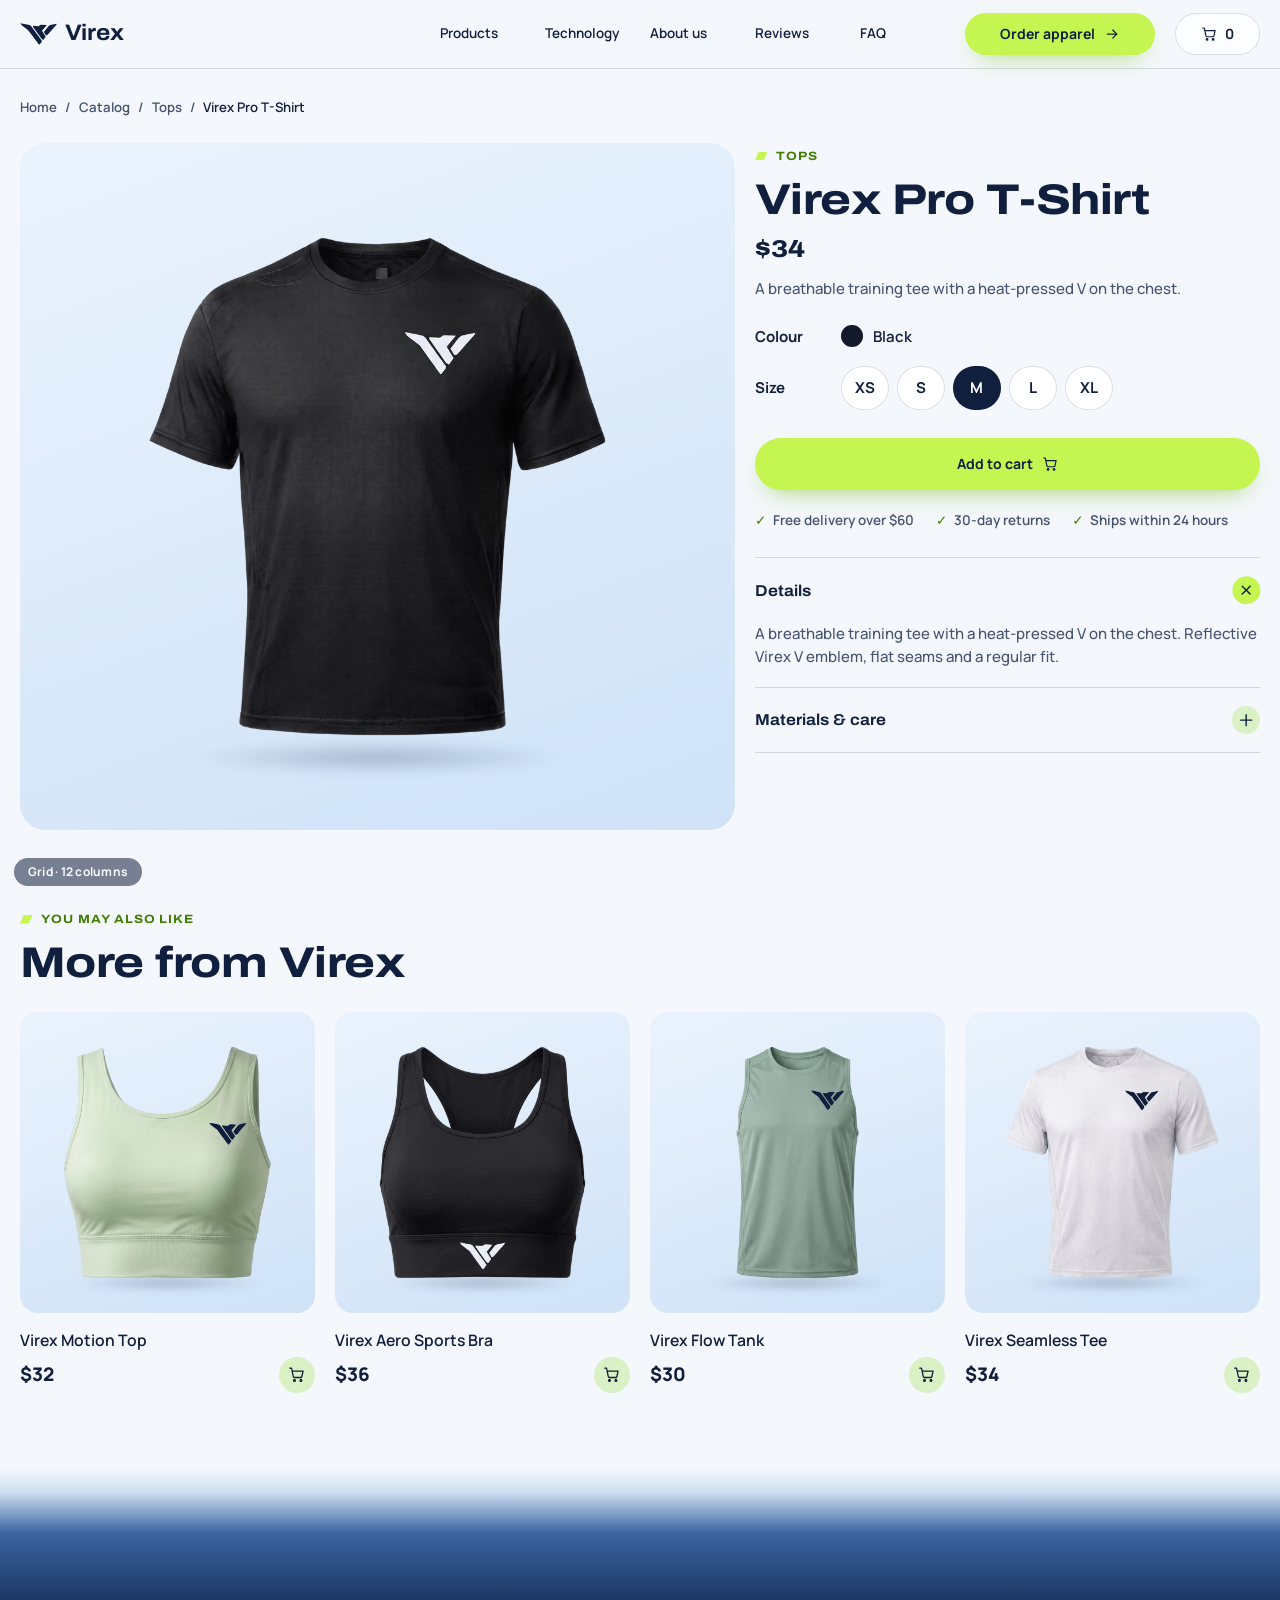
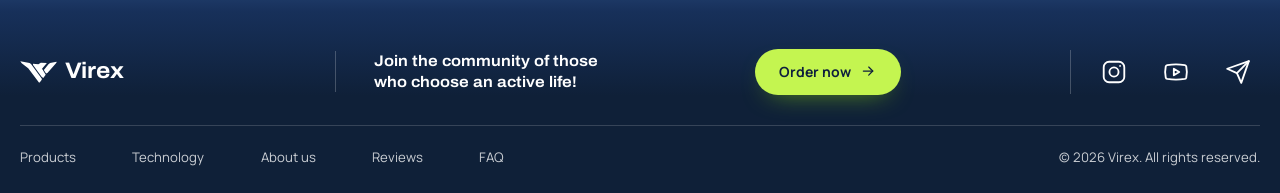
<file: github-upload/product.html>
<!doctype html>
<html lang="en">
<head>
  <meta charset="utf-8">
  <meta name="viewport" content="width=device-width, initial-scale=1">
  <title>Product — Virex</title>
  <meta name="description" content="Virex sportswear product page.">
  <meta name="theme-color" content="#0f1f3d">
  <link rel="icon" href="assets/favicon.svg" type="image/svg+xml">
  <link rel="preconnect" href="https://fonts.googleapis.com">
  <link rel="preconnect" href="https://fonts.gstatic.com" crossorigin>
  <link href="https://fonts.googleapis.com/css2?family=Archivo:ital,wdth,wght@0,62..125,100..900;1,62..125,100..900&family=Manrope:wght@400..800&display=swap" rel="stylesheet">
  <link rel="stylesheet" href="css/styles.css">
  <script>document.documentElement.classList.add('js')</script>
</head>
<body>

<!-- ============ SVG sprite ============ -->
<svg width="0" height="0" style="position:absolute" aria-hidden="true" focusable="false">
  <defs>
    <symbol id="logo-mark" viewBox="0 0 566 336">
      <path fill="currentColor" d="M4 4L146 32L168 47L333 272L332 287L300 327L289 329L125 109L26 36Z M197 43L199 60L329 242L355 258L392 210L336 120L410 32L318 28L280 49Z M558 13L459 32L434 48L364 138L397 189L418 183L556 26Z"/>
    </symbol>
    <symbol id="i-arrow" viewBox="0 0 24 24"><path d="M5 12h14"/><path d="m13 6 6 6-6 6"/></symbol>
    <symbol id="i-check" viewBox="0 0 24 24"><path d="M20 6 9 17l-5-5"/></symbol>
    <symbol id="i-cart" viewBox="0 0 24 24"><circle cx="9" cy="20" r="1.2"/><circle cx="18" cy="20" r="1.2"/><path d="M2.5 3h2.4l2.4 11.6a1.8 1.8 0 0 0 1.8 1.4h8.4a1.8 1.8 0 0 0 1.8-1.4L21 7H6"/></symbol>
    <symbol id="i-feather" viewBox="0 0 24 24"><path d="M12.7 19a2 2 0 0 0 1.4-.6l6.2-6.2a6 6 0 0 0-8.5-8.5L5.6 9.9A2 2 0 0 0 5 11.3V18a1 1 0 0 0 1 1z"/><path d="M16 8 2 22"/><path d="M17.5 15H9"/></symbol>
    <symbol id="i-layers" viewBox="0 0 24 24"><path d="m12.8 2.2a2 2 0 0 0-1.6 0L2.6 6.1a1 1 0 0 0 0 1.8l8.6 3.9a2 2 0 0 0 1.6 0l8.6-3.9a1 1 0 0 0 0-1.8z"/><path d="m22 17.6-9.2 4.2a2 2 0 0 1-1.6 0L2 17.6"/><path d="m22 12.6-9.2 4.2a2 2 0 0 1-1.6 0L2 12.6"/></symbol>
    <symbol id="i-gem" viewBox="0 0 24 24"><path d="M6 3h12l4 6-10 13L2 9z"/><path d="M11 3 8 9l4 13 4-13-3-6"/><path d="M2 9h20"/></symbol>
    <symbol id="i-run" viewBox="0 0 24 24"><circle cx="15.5" cy="4.5" r="2"/><path d="m12.5 8.5-3 4.5 4 3.2-.8 5"/><path d="m12.5 8.5 4.2 2.1 2.6-2"/><path d="m11.4 9.6-3.9 1.4-1.6 3"/><path d="m9.5 13-2.8 5.6-3.4.9"/></symbol>
    <symbol id="i-thermo" viewBox="0 0 24 24"><path d="M14 4v10.5a4 4 0 1 1-4 0V4a2 2 0 0 1 4 0z"/><path d="M12 9v6"/></symbol>
    <symbol id="i-stretch" viewBox="0 0 24 24"><path d="m15 3 6 0 0 6"/><path d="m9 21-6 0 0-6"/><path d="m21 3-7 7"/><path d="m3 21 7-7"/></symbol>
    <symbol id="i-drop" viewBox="0 0 24 24"><path d="M12 3s6 6.2 6 10.5a6 6 0 0 1-12 0C6 9.2 12 3 12 3z"/><path d="M9.5 14a2.6 2.6 0 0 0 2.5 2.5"/></symbol>
    <symbol id="i-left" viewBox="0 0 24 24"><path d="m15 18-6-6 6-6"/></symbol>
    <symbol id="i-right" viewBox="0 0 24 24"><path d="m9 18 6-6-6-6"/></symbol>
    <symbol id="i-plus" viewBox="0 0 24 24"><path d="M5 12h14"/><path d="M12 5v14"/></symbol>
    <symbol id="i-menu" viewBox="0 0 24 24"><path d="M4 7h16"/><path d="M4 12h16"/><path d="M4 17h10"/></symbol>
    <symbol id="i-close" viewBox="0 0 24 24"><path d="M18 6 6 18"/><path d="m6 6 12 12"/></symbol>
    <symbol id="i-instagram" viewBox="0 0 24 24"><rect width="19" height="19" x="2.5" y="2.5" rx="5"/><circle cx="12" cy="12" r="4.2"/><path d="M17.6 6.4h.01"/></symbol>
    <symbol id="i-youtube" viewBox="0 0 24 24"><path d="M2.5 17a24 24 0 0 1 0-10 2 2 0 0 1 1.4-1.4 49.6 49.6 0 0 1 16.2 0A2 2 0 0 1 21.5 7a24 24 0 0 1 0 10 2 2 0 0 1-1.4 1.4 49.6 49.6 0 0 1-16.2 0A2 2 0 0 1 2.5 17"/><path d="m10 15 5-3-5-3z"/></symbol>
    <symbol id="i-telegram" viewBox="0 0 24 24"><path d="m22 2-7 20-4-9-9-4z"/><path d="M22 2 11 13"/></symbol>
  </defs>
</svg>

<a class="skip" href="#main">Skip to content</a>

<!-- ============ Header ============ -->
<header class="site-header" id="header" data-sticky="true">
  <div class="site-header__bar">
    <a class="logo" href="index.html" aria-label="Virex home">
      <svg class="logo__mark" aria-hidden="true"><use href="#logo-mark"/></svg>
      <span class="logo__word">Virex</span>
    </a>

    <nav class="nav" id="nav" aria-label="Primary">
      <a href="catalog.html">Products</a>
      <a href="index.html#technology">Technology</a>
      <a href="index.html#about">About us</a>
      <a href="index.html#reviews">Reviews</a>
      <a href="index.html#faq">FAQ</a>
      <a class="btn btn--lime nav__cta-mobile" href="catalog.html">Order apparel <svg class="ico"><use href="#i-arrow"/></svg></a>
    </nav>

    <div class="site-header__actions">
      <a class="btn btn--lime btn--header" href="catalog.html">Order apparel <svg class="ico"><use href="#i-arrow"/></svg></a>
      <button class="cart-pill" type="button" id="cartPill" aria-label="Cart, 0 items">
        <svg class="ico"><use href="#i-cart"/></svg><span class="cart-pill__n" id="cartCount">0</span>
      </button>
      <button class="burger" type="button" id="burger" aria-label="Open menu" aria-expanded="false" aria-controls="nav">
        <svg class="ico ico--open"><use href="#i-menu"/></svg>
        <svg class="ico ico--close"><use href="#i-close"/></svg>
      </button>
    </div>
  </div>
</header>

<main id="main" class="catalog-page">
  <div id="pdp"></div>
</main>

<!-- ============ Footer ============ -->
<footer class="footer">
  <div class="footer__top">
    <a class="logo logo--light" href="index.html" aria-label="Virex home">
      <svg class="logo__mark" aria-hidden="true"><use href="#logo-mark"/></svg>
      <span class="logo__word">Virex</span>
    </a>
    <p class="footer__tag">Join the community of those<br>who choose an active life!</p>
    <a class="btn btn--lime" href="catalog.html">Order now <svg class="ico"><use href="#i-arrow"/></svg></a>
    <ul class="social" aria-label="Social media">
      <li><a href="#" aria-label="Instagram"><svg class="ico"><use href="#i-instagram"/></svg></a></li>
      <li><a href="#" aria-label="YouTube"><svg class="ico"><use href="#i-youtube"/></svg></a></li>
      <li><a href="#" aria-label="Telegram"><svg class="ico"><use href="#i-telegram"/></svg></a></li>
    </ul>
  </div>
  <div class="footer__bottom">
    <nav aria-label="Footer">
      <a href="catalog.html">Products</a>
      <a href="index.html#technology">Technology</a>
      <a href="index.html#about">About us</a>
      <a href="index.html#reviews">Reviews</a>
      <a href="index.html#faq">FAQ</a>
    </nav>
    <p>© 2026 Virex. All rights reserved.</p>
  </div>
</footer>

<div class="toast" id="toast" role="status" aria-live="polite"></div>

<script src="js/products.js"></script>
<script src="js/main.js" defer></script>
<script src="js/product.js" defer></script>
</body>
</html>
</file>
<file: github-upload/css/styles.css>
/* =========================================================
   VIREX — concept site
   Visual language taken from the Figma mockups:
   airy sky-white, deep navy type, lime accent, and one
   recurring motif — the slanted "V" stroke.
   ========================================================= */

:root {
  --navy: #0f1f3d;
  --navy-2: #17294c;
  --ink: #0f1f3d;
  --muted: #44536f;
  --lime: #c4f550;
  --lime-soft: #bdeb7d;
  --green: #66b31a;       /* display accents (large type only) */
  --green-ink: #3f7d00;   /* small labels — passes AA on the light bg */
  --mint: #d9f1c4;
  --bg: #f4f7fb;
  --bg-2: #eaf0f8;
  --white: #fff;
  --line: rgba(15, 31, 61, .14);
  /* Shared "sky" ramp: the seam colour between tech → brand → banner, so photo sections melt into each other */
  --sky-h: linear-gradient(90deg, #f6f9fc 0%, #e9f0f9 45%, #c3d8ee 100%);
  --fade-y: linear-gradient(180deg, transparent 0, #000 22%, #000 78%, transparent 100%);

  --f-display: "Archivo", "Arial Narrow", system-ui, sans-serif;
  --f-body: "Manrope", system-ui, -apple-system, "Segoe UI", sans-serif;

  /* ---- layout grid (mirrors the Figma file: Virex — UI Kit → "Grid & column spans") ----
     desktop 1920: margin 124 · gutter 32 · 12 columns × 110   |   mobile 390: margin 20 · gutter 16 · 4 columns × 75.5
     Every section places its blocks with `grid-column: start / span n`. */
  --cols: 12;
  --gutter: 20px;
  --pad: 20px;
  --grid: repeat(var(--cols), minmax(0, 1fr));
  --section-y: clamp(56px, 6vw, 112px);
  --slant: 14deg;

  --ease: cubic-bezier(.2, .7, .2, 1);
}

*, *::before, *::after { box-sizing: border-box; }
html { scroll-behavior: smooth; -webkit-text-size-adjust: 100%; }
body {
  margin: 0;
  font-family: var(--f-body);
  font-size: clamp(15px, 1.02vw, 18px);
  line-height: 1.55;
  color: var(--ink);
  background: var(--bg);
  -webkit-font-smoothing: antialiased;
  overflow-x: hidden;
}
img { display: block; max-width: 100%; height: auto; }
a { color: inherit; text-decoration: none; }
ul, dl, dd, figure, blockquote { margin: 0; padding: 0; }
ul { list-style: none; }
h1, h2, h3, p { margin: 0; }
button { font: inherit; color: inherit; background: none; border: 0; padding: 0; cursor: pointer; }
:focus-visible { outline: 3px solid var(--navy); outline-offset: 3px; border-radius: 6px; }

.skip { position: absolute; left: 12px; top: -60px; z-index: 100; background: var(--navy); color: #fff; padding: 10px 16px; border-radius: 10px; }
.skip:focus { top: 12px; }

/* ---------- icons ---------- */
.ico { width: 1.15em; height: 1.15em; flex: none; fill: none; stroke: currentColor; stroke-width: 1.8; stroke-linecap: round; stroke-linejoin: round; }
.ico--lg { width: clamp(40px, 3vw, 58px); height: clamp(40px, 3vw, 58px); stroke-width: 1.4; }

/* ---------- type ---------- */
.h2 {
  font-family: var(--f-display);
  font-stretch: 118%;
  font-weight: 750;
  font-size: clamp(28px, 2.55vw, 50px);
  line-height: 1.08;
  letter-spacing: -.012em;
  text-wrap: balance;
}
.eyebrow {
  display: inline-flex; align-items: center; gap: .7em;
  font-family: var(--f-display);
  font-stretch: 112%;
  font-weight: 700;
  font-size: clamp(12px, .82vw, 15px);
  letter-spacing: .08em;
  text-transform: uppercase;
  color: var(--green-ink);
  margin-bottom: clamp(10px, .9vw, 18px);
}
.eyebrow::before {            /* the V-stroke, used as a section marker */
  content: ""; width: 1.05em; height: .72em; background: var(--lime);
  clip-path: polygon(30% 0, 100% 0, 70% 100%, 0 100%);
}

/* ---------- buttons & links ---------- */
.btn {
  display: inline-flex; align-items: center; justify-content: center; gap: .65em;
  min-height: clamp(46px, 3.1vw, 60px);
  padding: 0 clamp(22px, 1.9vw, 36px);
  border-radius: 999px;
  font-family: var(--f-body);
  font-weight: 700;
  font-size: clamp(14px, .9vw, 17px);
  white-space: nowrap;
  transition: transform .25s var(--ease), box-shadow .25s var(--ease), background-color .25s;
}
.btn .ico { transition: transform .25s var(--ease); }
.btn:hover .ico, .link:hover .ico { transform: translateX(4px); }
.btn:hover { transform: translateY(-2px); }
.btn--navy { background: var(--navy); color: #fff; box-shadow: 0 10px 24px -12px rgba(15, 31, 61, .7); }
.btn--navy:hover { background: var(--navy-2); box-shadow: 0 16px 28px -12px rgba(15, 31, 61, .7); }
.btn--lime { background: var(--lime); color: var(--navy); box-shadow: 0 10px 26px -14px rgba(120, 190, 20, .9); }
.btn--lime:hover { background: #d1fa6b; }

.link { display: inline-flex; align-items: center; gap: .6em; font-weight: 700; font-size: clamp(14px, .92vw, 17px); }
.link .ico { transition: transform .25s var(--ease); }

/* ---------- logo ---------- */
.logo { display: inline-flex; align-items: center; gap: .5em; color: var(--navy); }
.logo__mark { width: clamp(34px, 2.9vw, 54px); height: auto; aspect-ratio: 566 / 336; }
.logo__word { font-family: var(--f-display); font-stretch: 108%; font-weight: 700; font-size: clamp(22px, 1.75vw, 34px); letter-spacing: -.01em; }
.logo--light { color: #fff; }
.site-header__bar > .logo { grid-column: 1 / span 3; justify-self: start; }

/* ---------- header ---------- */
.site-header { position: fixed; inset: 0 0 auto 0; z-index: 50; transition: background-color .3s, box-shadow .3s, backdrop-filter .3s; }
.site-header__bar {
  display: grid; grid-template-columns: var(--grid); column-gap: var(--gutter); align-items: center;
  padding: clamp(18px, 2.4vw, 46px) var(--pad);
  transition: padding .3s var(--ease);
}
.site-header.is-stuck { background: rgba(244, 247, 251, .82); backdrop-filter: saturate(1.4) blur(14px); -webkit-backdrop-filter: saturate(1.4) blur(14px); box-shadow: 0 1px 0 var(--line); }
.site-header.is-stuck .site-header__bar { padding-block: clamp(10px, 1vw, 16px); }
.nav { grid-column: 4 / span 6; justify-content: center; display: flex; gap: clamp(22px, 2.9vw, 56px); font-weight: 600; font-size: clamp(13.5px, .95vw, 17px); }
.nav a:not(.btn) { position: relative; padding: 6px 0; }
.nav a:not(.btn)::after { content: ""; position: absolute; left: 0; right: 0; bottom: 0; height: 2px; background: var(--lime); transform: scaleX(0); transform-origin: left; transition: transform .3s var(--ease); }
.nav a:not(.btn):hover::after { transform: scaleX(1); }
.nav__cta-mobile { display: none; }
.site-header__actions { grid-column: 10 / span 3; display: flex; align-items: center; justify-content: flex-end; gap: 12px; }
.btn--header { min-height: clamp(42px, 3vw, 58px); }
.cart-pill {
  display: inline-flex; align-items: center; gap: 8px; height: clamp(42px, 3vw, 58px); padding: 0 16px; border-radius: 999px;
  background: rgba(255, 255, 255, .72); box-shadow: inset 0 0 0 1px var(--line); font-weight: 700; font-size: 14px;
  transition: background-color .2s, transform .25s var(--ease);
}
.cart-pill:hover { background: #fff; }
.cart-pill.is-bump { animation: bump .45s var(--ease); }
@keyframes bump { 40% { transform: scale(1.14); } }
.burger { display: none; width: 44px; height: 44px; border-radius: 50%; background: rgba(255, 255, 255, .72); box-shadow: inset 0 0 0 1px var(--line); place-items: center; }
.burger .ico--close { display: none; }
.burger[aria-expanded="true"] .ico--open { display: none; }
.burger[aria-expanded="true"] .ico--close { display: block; }

/* ---------- reveal ---------- */
.js [data-reveal] { opacity: 0; transform: translateY(22px); transition: opacity .8s var(--ease) var(--d, 0s), transform .8s var(--ease) var(--d, 0s); }
.js [data-reveal].is-in { opacity: 1; transform: none; }

/* =========================================================
   HERO
   ========================================================= */
.hero {
  position: relative; isolation: isolate; overflow: clip;
  min-height: clamp(600px, 35.6vw, 900px);
  padding: clamp(118px, 8.6vw, 190px) var(--pad) clamp(32px, 2.6vw, 56px);
  display: grid; grid-template-columns: var(--grid); column-gap: var(--gutter); align-items: start;
}
.hero__sky {
  position: absolute; inset: 0; z-index: -3;
  background:
    radial-gradient(60% 40% at 96% 38%, rgba(255, 255, 255, .85), transparent 70%),
    radial-gradient(45% 35% at 70% 8%, rgba(255, 255, 255, .55), transparent 70%),
    linear-gradient(100deg, #f5f8fc 0%, #eaf1f9 38%, #cfe0f2 66%, #a6c4e6 100%);
}
.hero__v { position: absolute; right: 0; bottom: 0; width: 56%; height: auto; aspect-ratio: 1120 / 707; z-index: -2; transition: transform .6s var(--ease); }
.v-lime { fill: var(--lime-soft); }
.v-mint { fill: #d5ecd6; opacity: .72; }
.hero__copy { grid-column: 1 / span 6; position: relative; z-index: 2; }
.hero__title { font-family: var(--f-display); font-stretch: 125%; font-style: italic; font-weight: 800; line-height: .98; letter-spacing: -.02em; font-size: clamp(46px, 5.25vw, 108px); }
.hero__t1, .hero__t2 { display: block; }
.hero__t1 { color: var(--navy); }
.hero__t2 { color: var(--green); margin-top: .12em; font-size: .86em; }
.hero__lead { margin-top: clamp(18px, 1.7vw, 34px); max-width: 24em; font-size: clamp(16px, 1.22vw, 23px); line-height: 1.5; font-weight: 500; }
.hero__copy .btn { margin-top: clamp(22px, 2.2vw, 44px); }
.hero__people { position: absolute; z-index: 1; right: 3.2%; bottom: 0; width: 45.25%; height: auto; max-width: none; user-select: none; transition: transform .6s var(--ease); }
/* mist at the bottom: the hero dissolves into the page instead of ending on a hard edge */
.hero::after { content: ""; position: absolute; z-index: 1; left: 0; right: 0; bottom: 0; height: 26%; background: linear-gradient(180deg, rgba(244, 247, 251, 0), var(--bg) 94%); pointer-events: none; }

/* =========================================================
   ABOUT
   ========================================================= */
.about { display: grid; grid-template-columns: var(--grid); column-gap: var(--gutter); padding-inline: var(--pad); min-height: clamp(320px, 19vw, 430px); margin-top: calc(clamp(24px, 2.6vw, 56px) * -1); position: relative; z-index: 2; }
.about__body { display: contents; }
.about__photo { grid-column: 1 / span 3; margin-left: calc(var(--pad) * -1); position: relative; overflow: hidden; }   /* bleeds to the page edge, ends with column 3 */
.about__text { grid-column: 4 / span 3; align-self: center; padding-block: clamp(28px, 3vw, 60px); }
.about__feats { grid-column: 7 / span 6; padding-block: clamp(28px, 3vw, 60px); }
.about__photo img { width: 100%; height: 100%; object-fit: cover;
  -webkit-mask-image: var(--fade-y), linear-gradient(90deg, #000 56%, transparent 100%); -webkit-mask-composite: source-in;
  mask-image: var(--fade-y), linear-gradient(90deg, #000 56%, transparent 100%); mask-composite: intersect; }
.about__text .h2 { margin-bottom: clamp(12px, 1vw, 20px); }
.about__p { max-width: 26em; color: var(--muted); font-weight: 500; margin-bottom: clamp(14px, 1.2vw, 24px); }
.about__feats { display: grid; grid-template-columns: repeat(4, 1fr); align-self: stretch; }
.about__feats li { display: flex; flex-direction: column; align-items: center; justify-content: center; gap: clamp(12px, 1.2vw, 24px); text-align: center; font-weight: 500; line-height: 1.3; padding: 0 clamp(8px, 1vw, 22px); border-left: 1px solid var(--line); }
.about__feats .ico { color: var(--navy); }

/* =========================================================
   WHY
   ========================================================= */
.why {
  position: relative; isolation: isolate; overflow: clip;
  display: grid; grid-template-columns: var(--grid); column-gap: var(--gutter); align-items: center;
  padding: var(--section-y) var(--pad);
}
.why__copy { grid-column: 1 / span 4; }
.checks { grid-column: 5 / span 3; }
.why__p { margin: clamp(12px, 1vw, 20px) 0 clamp(14px, 1.2vw, 24px); max-width: 24em; color: var(--muted); font-weight: 500; }
.checks { display: grid; gap: clamp(16px, 1.7vw, 32px); }
.checks li { display: flex; align-items: center; gap: clamp(12px, 1.1vw, 20px); font-weight: 600; line-height: 1.35; }
.tick { flex: none; display: grid; place-items: center; width: clamp(32px, 2.4vw, 46px); aspect-ratio: 1; border-radius: 50%; background: var(--mint); color: var(--navy); }
.tick .ico { width: 55%; height: 55%; stroke-width: 2.4; }
.why__visual { grid-column: 8 / span 5; position: relative; align-self: stretch; min-height: clamp(260px, 18vw, 380px); margin-block: calc(var(--section-y) * -1); margin-right: calc(var(--pad) * -1); }   /* bleeds right */
.why__visual img { position: absolute; inset: 0; width: 100%; height: 100%; object-fit: cover; object-position: 62% 40%; clip-path: polygon(11% 0, 100% 0, 100% 100%, 0 100%); -webkit-mask-image: var(--fade-y); mask-image: var(--fade-y); }
.why__slash { position: absolute; top: 0; bottom: 0; background: var(--lime-soft); transform-origin: top; clip-path: polygon(30% 0, 100% 0, 70% 100%, 0 100%); -webkit-mask-image: var(--fade-y); mask-image: var(--fade-y); }
.why__slash--a { left: -1%; width: 13%; opacity: .9; }
.why__slash--b { left: 8%; width: 5%; opacity: .45; background: #fff; }

/* =========================================================
   COLLECTION
   ========================================================= */
.collection {
  position: relative; isolation: isolate; overflow: clip;
  display: grid; grid-template-columns: var(--grid); column-gap: var(--gutter); align-items: center;
  padding: var(--section-y) var(--pad);
}
.collection__copy { grid-column: 1 / span 3; }
.collection::after { content: ""; position: absolute; z-index: -1; right: -1%; top: 0; bottom: 0; width: 8%; background: linear-gradient(180deg, rgba(189, 235, 125, .5), rgba(189, 235, 125, .12)); clip-path: polygon(46% 0, 100% 0, 100% 100%, 0 100%); }   /* stays clear of the stats in columns 11–12 */
.collection__p { margin: clamp(12px, 1vw, 20px) 0 clamp(18px, 1.8vw, 36px); max-width: 20em; color: var(--muted); font-weight: 500; }
.trio { grid-column: 4 / span 7; display: grid; grid-template-columns: repeat(3, 1fr); align-items: start; margin-inline: -1.5%; }
.trio img { width: 100%; height: auto; aspect-ratio: .89; object-fit: cover; filter: drop-shadow(0 22px 30px rgba(15, 31, 61, .16)); transition: transform .5s var(--ease); }
.trio img + img { margin-left: -9%; }
.trio img:hover { transform: translateY(-8px); }
.stats { grid-column: 11 / span 2; display: grid; gap: clamp(16px, 1.8vw, 34px); position: relative; z-index: 1; }
.stats div { display: flex; flex-direction: column-reverse; padding-left: clamp(14px, 1.2vw, 24px); border-left: 3px solid var(--lime); }
.stats dt { font-weight: 600; color: var(--muted); font-size: .92em; }
.stats dd { font-family: var(--f-display); font-stretch: 118%; font-weight: 800; font-size: clamp(30px, 2.8vw, 56px); line-height: 1.05; letter-spacing: -.02em; }
.star { color: var(--green); margin-left: .05em; }

/* =========================================================
   PRODUCTS
   ========================================================= */
.products { position: relative; isolation: isolate; overflow: clip; padding: var(--section-y) var(--pad); }
.products::before { content: ""; position: absolute; z-index: -1; left: -5%; top: 4%; bottom: 8%; width: 12%; background: linear-gradient(180deg, rgba(189, 235, 125, .55), rgba(189, 235, 125, .1)); clip-path: polygon(0 0, 60% 0, 100% 100%, 0 100%); }
.products__head { display: flex; align-items: flex-end; justify-content: space-between; gap: 24px; margin-bottom: clamp(22px, 2.2vw, 44px); }
.product-grid { display: grid; grid-template-columns: var(--grid); column-gap: var(--gutter); row-gap: clamp(20px, 2vw, 36px); }
.product { grid-column: span 2; display: flex; flex-direction: column; min-width: 0; }   /* 6 cards × 2 columns */
.product__img { position: relative; aspect-ratio: 1 / 1.02; border-radius: clamp(16px, 1.4vw, 28px); background: linear-gradient(160deg, #eef2f8, #e3e9f2); overflow: hidden; display: grid; place-items: center; transition: box-shadow .35s var(--ease), transform .35s var(--ease); }
.product__img::after { content: ""; position: absolute; left: 18%; right: 18%; bottom: 7%; height: 6%; background: radial-gradient(closest-side, rgba(15, 31, 61, .22), transparent); filter: blur(3px); }
.product__img img { position: relative; z-index: 1; width: 88%; transition: transform .5s var(--ease); }
.product:hover .product__img { transform: translateY(-4px); box-shadow: 0 24px 40px -24px rgba(15, 31, 61, .45); }
.product:hover .product__img img { transform: scale(1.06) rotate(-1.5deg); }
.product__name { margin: clamp(10px, .9vw, 16px) 0 4px; font-weight: 500; font-size: .95em; color: var(--muted); }
.product__row { display: flex; align-items: center; justify-content: space-between; }
.product__price { font-weight: 800; font-size: 1.1em; letter-spacing: -.01em; }
.add:not(.btn) { display: grid; place-items: center; width: clamp(36px, 2.4vw, 46px); aspect-ratio: 1; border-radius: 50%; background: var(--mint); color: var(--navy); transition: background-color .2s, transform .25s var(--ease); }
.add:not(.btn):hover { background: var(--lime); transform: scale(1.08); }
.add:not(.btn):active { transform: scale(.94); }

/* =========================================================
   THE MARK — the logo, shown big and sharp
   ========================================================= */
.mark { position: relative; isolation: isolate; overflow-x: clip; display: grid; grid-template-columns: var(--grid); column-gap: var(--gutter); align-items: center; padding: var(--section-y) var(--pad); }
.mark__copy { grid-column: 1 / span 4; }
.mark__ghost { position: absolute; z-index: -1; right: -7%; top: -10%; width: 52%; height: auto; aspect-ratio: 566 / 336; color: var(--lime-soft); opacity: .3; transform: rotate(-5deg); pointer-events: none; -webkit-mask-image: var(--fade-y); mask-image: var(--fade-y); }
.mark__p { margin: clamp(12px, 1vw, 20px) 0 clamp(16px, 1.4vw, 28px); max-width: 24em; color: var(--muted); font-weight: 500; }
.mark__visual { grid-column: 5 / span 8; position: relative; padding-bottom: clamp(28px, 4.4vw, 90px); }
.mark__tee, .mark__badge { position: relative; margin: 0; overflow: hidden; }
.mark__tee { border-radius: clamp(20px, 2vw, 40px); box-shadow: 0 44px 80px -44px rgba(15, 31, 61, .55); aspect-ratio: 3 / 2; }
.mark__badge { position: absolute; left: -2.6vw; bottom: 0; width: 40%; aspect-ratio: 4 / 3; border-radius: clamp(16px, 1.6vw, 30px); border: clamp(4px, .45vw, 8px) solid var(--bg); box-shadow: 0 30px 60px -28px rgba(15, 31, 61, .7); }
.mark__tee img, .mark__badge img { display: block; width: 100%; height: 100%; object-fit: cover; transition: transform .8s var(--ease); }
.mark__tee:hover img, .mark__badge:hover img { transform: scale(1.04); }
.chip { position: absolute; left: clamp(12px, 1.2vw, 22px); bottom: clamp(12px, 1.2vw, 22px); display: inline-flex; align-items: center; gap: .6em; padding: .55em 1em; border-radius: 999px; background: rgba(255, 255, 255, .86); backdrop-filter: blur(8px); -webkit-backdrop-filter: blur(8px); color: var(--navy); font-weight: 700; font-size: clamp(11px, .78vw, 14px); }
.chip::before { content: ""; width: .7em; height: .7em; border-radius: 50%; background: var(--lime); box-shadow: 0 0 0 3px rgba(196, 245, 80, .45); }
.mark__tee .chip { left: auto; right: clamp(12px, 1.2vw, 22px); top: clamp(12px, 1.2vw, 22px); bottom: auto; }

/* =========================================================
   TECHNOLOGY
   ========================================================= */
.tech {
  display: grid; grid-template-columns: var(--grid); column-gap: var(--gutter); align-items: center;
  /* top = page background, bottom = the shared sky ramp, so it flows straight into "brand" */
  background: linear-gradient(180deg, var(--bg) 0, rgba(244, 247, 251, 0) 62%), var(--sky-h);
  min-height: clamp(420px, 26vw, 560px); padding-inline: var(--pad); padding-bottom: clamp(24px, 3vw, 60px);
}
.tech__copy, .tech__feats { position: relative; z-index: 3; }   /* stay above the sky that rises from "brand" */
.tech__photo { grid-column: 1 / span 5; margin-left: calc(var(--pad) * -1); align-self: stretch; position: relative; }   /* bleeds left, ends with column 5 */
.tech__copy { grid-column: 6 / span 4; }
.tech__photo img { position: absolute; inset: 0; width: 100%; height: 100%; object-fit: cover; object-position: 78% 50%;
  -webkit-mask-image: var(--fade-y), linear-gradient(100deg, #000 68%, transparent 99%); -webkit-mask-composite: source-in;
  mask-image: var(--fade-y), linear-gradient(100deg, #000 68%, transparent 99%); mask-composite: intersect; }
.tech__p { margin: clamp(12px, 1vw, 20px) 0 clamp(18px, 1.8vw, 34px); max-width: 24em; color: var(--muted); font-weight: 500; }
.tech__feats { grid-column: 10 / span 3; display: grid; gap: clamp(14px, 1.6vw, 30px); padding-left: var(--gutter); border-left: 1px solid var(--line); margin-left: calc(var(--gutter) * -1); }
.tech__feats li { display: flex; align-items: center; gap: clamp(14px, 1.3vw, 24px); font-weight: 500; line-height: 1.35; }
.disc { flex: none; display: grid; place-items: center; width: clamp(48px, 3.7vw, 72px); aspect-ratio: 1; border-radius: 50%; background: radial-gradient(circle at 30% 25%, #e9f9d6, var(--mint)); color: var(--navy); }
.disc .ico { width: 46%; height: 46%; stroke-width: 1.6; }

/* =========================================================
   BRAND
   ========================================================= */
.brand { position: relative; isolation: isolate; overflow-x: clip; min-height: clamp(420px, 29vw, 600px); display: grid; grid-template-columns: var(--grid); column-gap: var(--gutter); align-items: center; padding: var(--section-y) var(--pad); background: var(--sky-h); }
.brand__copy { grid-column: 1 / span 5; position: relative; z-index: 2; }
.brand__p { margin: clamp(12px, 1vw, 20px) 0 clamp(18px, 1.8vw, 34px); max-width: 22em; color: var(--ink); font-weight: 500; }
/* The photo has extra sky above the runners (Magnific expand) and rises over the bottom of "tech";
   masks dissolve it on the left, top and bottom so no edge is ever visible. */
.brand__photo { position: absolute; z-index: 1; right: 0; bottom: 0; width: min(64%, 1120px); aspect-ratio: 2200 / 1643; pointer-events: none; }
.brand__photo img { display: block; width: 100%; height: 100%; object-fit: cover;
  -webkit-mask-image: linear-gradient(90deg, transparent 0, #000 30%), linear-gradient(180deg, transparent 0, #000 26%, #000 84%, transparent 100%); -webkit-mask-composite: source-in;
  mask-image: linear-gradient(90deg, transparent 0, #000 30%), linear-gradient(180deg, transparent 0, #000 26%, #000 84%, transparent 100%); mask-composite: intersect; }
.brand::after { content: ""; position: absolute; z-index: 2; right: 0; bottom: 8%; width: 13%; height: 46%; background: var(--lime-soft); opacity: .8; clip-path: polygon(100% 0, 100% 100%, 0 100%); pointer-events: none; }

/* =========================================================
   BANNER
   ========================================================= */
/* One continuous landscape. The photo was extended upwards (Magnific expand) so its pale sky is the same sky that
   carries out of "brand" — the two sections read as a single scene instead of two stacked pictures. */
.banner { position: relative; isolation: isolate; overflow: hidden; display: grid; grid-template-columns: var(--grid); column-gap: var(--gutter); align-items: center; align-content: center; min-height: clamp(340px, 25vw, 520px); padding: 0 var(--pad); background: linear-gradient(180deg, rgba(244, 247, 251, 0) 0, var(--bg) 100%), var(--sky-h); color: var(--navy); }
.banner__img { position: absolute; z-index: -2; inset: 0; width: 100%; height: 100%; object-fit: cover; object-position: 50% 74%;
  -webkit-mask-image: linear-gradient(180deg, transparent 0, #000 28%, #000 78%, transparent 100%);
  mask-image: linear-gradient(180deg, transparent 0, #000 28%, #000 78%, transparent 100%); }
/* soft veil on the left keeps the navy headline readable over the mountains */
.banner::before { content: ""; position: absolute; z-index: -1; inset: 0; background: linear-gradient(90deg, rgba(246, 249, 252, .82) 0, rgba(246, 249, 252, .55) 30%, rgba(246, 249, 252, 0) 58%); pointer-events: none; }
.banner__copy { grid-column: 1 / span 4; }
.banner__title { font-family: var(--f-display); font-stretch: 118%; font-weight: 800; font-size: clamp(30px, 3vw, 60px); line-height: 1.03; letter-spacing: -.015em; }
.banner__sub { margin-top: 10px; font-weight: 600; color: var(--muted); }
.banner__cta { grid-column: 1 / span 3; justify-self: start; margin-top: clamp(14px, 1.4vw, 26px); }

/* =========================================================
   REVIEWS
   ========================================================= */
.reviews { display: grid; grid-template-columns: var(--grid); column-gap: var(--gutter); padding: var(--section-y) var(--pad); align-items: stretch; }
.reviews__main { grid-column: 1 / span 6; min-width: 0; }
.reviews__head { display: flex; align-items: flex-end; justify-content: space-between; gap: 20px; margin-bottom: clamp(18px, 1.8vw, 34px); }
.arrows { display: flex; gap: 10px; }
.arrow { display: grid; place-items: center; width: clamp(40px, 2.8vw, 54px); aspect-ratio: 1; border-radius: 50%; background: #fff; box-shadow: inset 0 0 0 1px var(--line); transition: background-color .2s, transform .25s var(--ease); }
.arrow:hover { background: var(--lime); transform: scale(1.06); }
.rev-track { display: flex; overflow-x: auto; scroll-snap-type: x mandatory; scrollbar-width: none; border-radius: clamp(18px, 1.6vw, 30px); }
.rev-track::-webkit-scrollbar { display: none; }
.rev { position: relative; flex: 0 0 100%; scroll-snap-align: start; padding: clamp(24px, 2.6vw, 52px); background: #fff; border-radius: inherit; box-shadow: 0 20px 40px -30px rgba(15, 31, 61, .35); display: flex; flex-direction: column; justify-content: space-between; gap: clamp(20px, 2vw, 40px); min-height: clamp(220px, 15vw, 320px); }
.rev__q { font-family: var(--f-display); font-weight: 900; font-size: clamp(60px, 5vw, 100px); line-height: .6; color: var(--lime); height: .4em; }
.rev blockquote { font-family: var(--f-display); font-stretch: 108%; font-weight: 600; font-size: clamp(18px, 1.5vw, 28px); line-height: 1.35; letter-spacing: -.005em; text-wrap: pretty; }
.rev figcaption { display: flex; align-items: center; gap: 14px; }
.rev figcaption b { display: block; font-size: 1em; }
.rev figcaption small { color: var(--muted); font-size: .85em; }
.avatar { display: grid; place-items: center; width: clamp(42px, 3vw, 58px); aspect-ratio: 1; border-radius: 50%; background: var(--navy); color: var(--lime); font-family: var(--f-display); font-weight: 800; font-size: .9em; letter-spacing: .02em; }
.dots { display: flex; gap: 8px; margin-top: 18px; }
.dots i { width: 8px; height: 8px; border-radius: 99px; background: var(--line); transition: width .3s var(--ease), background-color .3s; }
.dots i.is-on { width: 28px; background: var(--navy); }

.ready { grid-column: 7 / span 6; position: relative; overflow: hidden; isolation: isolate; border-radius: clamp(18px, 1.6vw, 30px); background: linear-gradient(120deg, #101f38 0%, #1d3354 55%, #2a4468 100%); color: #fff; display: flex; align-items: center; min-height: clamp(280px, 20vw, 420px); }
.ready__copy { position: relative; z-index: 2; padding: clamp(24px, 2.8vw, 56px); max-width: 62%; }
.ready__title { font-family: var(--f-display); font-stretch: 118%; font-weight: 800; font-size: clamp(24px, 2.1vw, 42px); line-height: 1.08; letter-spacing: -.012em; }
.ready__p { margin: clamp(10px, 1vw, 20px) 0 clamp(18px, 1.8vw, 34px); opacity: .85; }
.ready__img { position: absolute; z-index: 1; right: 0; top: 0; width: 62%; height: 100%; object-fit: cover; object-position: 55% 0; -webkit-mask-image: linear-gradient(90deg, transparent 0, #000 30%); mask-image: linear-gradient(90deg, transparent 0, #000 30%); }

/* =========================================================
   FAQ
   ========================================================= */
.faq { display: grid; grid-template-columns: var(--grid); column-gap: var(--gutter); padding: var(--section-y) var(--pad); }
.faq__copy { grid-column: 1 / span 4; }
.faq__p { margin-top: clamp(12px, 1vw, 20px); max-width: 20em; color: var(--muted); font-weight: 500; }
.faq__list { grid-column: 5 / span 8; border-top: 1px solid var(--line); }
.faq details { border-bottom: 1px solid var(--line); }
.faq summary { list-style: none; cursor: pointer; display: flex; align-items: center; justify-content: space-between; gap: 24px; padding: clamp(18px, 1.5vw, 28px) 0; font-family: var(--f-display); font-stretch: 108%; font-weight: 650; font-size: clamp(16px, 1.3vw, 24px); }
.faq summary::-webkit-details-marker { display: none; }
.faq summary .ico { width: 1.3em; height: 1.3em; padding: .3em; border-radius: 50%; background: var(--mint); box-sizing: content-box; transition: transform .35s var(--ease), background-color .2s; }
.faq details[open] summary .ico { transform: rotate(135deg); background: var(--lime); }
.faq details p { padding: 0 3em clamp(18px, 1.5vw, 28px) 0; max-width: 46em; color: var(--muted); font-weight: 500; }

/* =========================================================
   FOOTER
   ========================================================= */
/* haze rises into the navy so the page doesn't end on a hard dark edge */
.footer { --haze: clamp(60px, 6vw, 120px); background: linear-gradient(180deg, rgba(15, 32, 56, 0) 0, #0f2038 var(--haze)); color: #fff; padding: calc(clamp(36px, 3.4vw, 64px) + var(--haze)) var(--pad) clamp(22px, 2vw, 36px); }
.footer__top { display: grid; grid-template-columns: var(--grid); column-gap: var(--gutter); align-items: center; padding-bottom: clamp(24px, 2.4vw, 44px); }
.footer__top > .logo { grid-column: 1 / span 3; justify-self: start; }
.footer__top > .btn { grid-column: 8 / span 3; justify-self: start; }
.footer__tag { grid-column: 4 / span 4; font-family: var(--f-display); font-stretch: 108%; font-weight: 650; font-size: clamp(15px, 1.2vw, 22px); line-height: 1.35; padding-left: clamp(20px, 3vw, 64px); border-left: 1px solid rgba(255, 255, 255, .22); }
.social { grid-column: 11 / span 2; display: flex; justify-content: flex-end; gap: clamp(14px, 1.4vw, 26px); padding-left: var(--gutter); border-left: 1px solid rgba(255, 255, 255, .22); }
.social a { display: grid; place-items: center; width: 44px; height: 44px; border-radius: 50%; transition: background-color .2s, color .2s, transform .25s var(--ease); }
.social a:hover { background: var(--lime); color: var(--navy); transform: translateY(-3px); }
.social .ico { width: 26px; height: 26px; stroke-width: 1.7; }
.footer__bottom { display: flex; align-items: center; justify-content: space-between; gap: 20px; padding-top: clamp(18px, 1.6vw, 28px); border-top: 1px solid rgba(255, 255, 255, .16); font-size: .88em; color: rgba(255, 255, 255, .78); }
.footer__bottom nav { display: flex; gap: clamp(20px, 4.4vw, 90px); }
.footer__bottom a:hover { color: var(--lime); }

/* toast */
.toast { position: fixed; left: 50%; bottom: 28px; z-index: 90; transform: translate(-50%, 24px); opacity: 0; pointer-events: none; padding: 14px 22px; border-radius: 999px; background: var(--navy); color: #fff; font-weight: 600; font-size: 14px; box-shadow: 0 18px 40px -16px rgba(15, 31, 61, .7); transition: opacity .3s, transform .35s var(--ease); }
.toast.is-on { opacity: 1; transform: translate(-50%, 0); }
.toast b { color: var(--lime); }

/* =========================================================
   RESPONSIVE
   ========================================================= */
@media (max-width: 1180px) {
  .nav { gap: 22px; }
  .btn--header { display: none; }
  .site-header__actions { grid-column: 11 / span 2; }
  /* tablet: the same 12 columns, re-spanned */
  .about__photo { grid-column: 1 / span 4; grid-row: 1 / span 2; }
  .about__text { grid-column: 5 / -1; padding-bottom: 0; }
  .about__feats { grid-column: 5 / -1; padding-top: 0; }
  .about__feats li:first-child { border-left: 0; }
  .why { padding-bottom: 0; row-gap: 28px; }
  .why__copy { grid-column: 1 / span 6; }
  .checks { grid-column: 7 / span 6; }
  .why__visual { grid-column: 1 / -1; grid-row: 2; margin-inline: calc(var(--pad) * -1); margin-block: 0; min-height: 0; aspect-ratio: 16 / 6; }
  .collection__copy { grid-column: 1 / span 5; }
  .trio { grid-column: 6 / span 7; }
  .stats { grid-column: 1 / -1; grid-template-columns: repeat(3, 1fr); }
  .product { grid-column: span 4; }
  .mark__copy { grid-column: 1 / span 5; }
  .mark__visual { grid-column: 6 / span 7; }
  .tech__photo { grid-column: 1 / span 4; grid-row: 1 / span 2; }
  .tech__copy { grid-column: 5 / -1; }
  .tech__feats { grid-column: 5 / -1; margin-left: 0; border-left: 0; padding-left: 0; grid-auto-flow: column; grid-template-columns: repeat(3, 1fr); align-items: start; }
  .tech__feats li { flex-direction: column; align-items: flex-start; }
  .tech { padding-bottom: 40px; }
  .reviews__main, .ready { grid-column: 1 / -1; }
  .ready { margin-top: 20px; }
  .banner__cta { grid-column: 8 / span 3; justify-self: end; }
}

@media (max-width: 900px) {
  /* mobile: 4 columns, margin 20, gutter 16 — everything spans all four */
  :root { --cols: 4; --gutter: 20px; --pad: 20px; }
  .site-header__bar { display: flex; justify-content: space-between; }
  .burger { display: grid; }
  .nav {
    position: fixed; inset: 0; z-index: -1; flex-direction: column; justify-content: center; gap: 6px;
    padding: 90px var(--pad) 40px; background: rgba(244, 247, 251, .98); backdrop-filter: blur(18px);
    font-family: var(--f-display); font-stretch: 118%; font-weight: 750; font-size: clamp(30px, 8vw, 44px);
    opacity: 0; visibility: hidden; transform: translateY(-12px); transition: opacity .3s, transform .35s var(--ease), visibility .3s;
  }
  .nav.is-open { opacity: 1; visibility: visible; transform: none; }
  .nav a:not(.btn) { padding: 10px 0; }
  .nav__cta-mobile { display: inline-flex; margin-top: 18px; align-self: flex-start; font-family: var(--f-body); font-stretch: 100%; font-size: 16px; }

  .hero { display: flex; flex-direction: column; min-height: 0; padding: 112px var(--pad) 0; }
  .hero__copy { max-width: none; }
  .hero__people { position: relative; right: auto; bottom: auto; height: auto; width: min(118%, 640px); align-self: flex-end; margin: 16px -8% 0 0; }
  .hero__v { width: auto; height: 62%; right: -10%; }
  .hero__title { font-size: clamp(46px, 13.4vw, 84px); }

  .about { margin-top: 0; row-gap: 16px; padding-bottom: 44px; }
  .about__photo { aspect-ratio: 16 / 9; margin-inline: calc(var(--pad) * -1); }
  .about__photo img { -webkit-mask-image: var(--fade-y); mask-image: var(--fade-y); }
  .about__text { padding-block: 0; }
  .about__feats { padding-block: 12px 0; grid-template-columns: repeat(2, 1fr); row-gap: 28px; }
  .about__feats li { border-left: 0; padding: 0; align-items: flex-start; text-align: left; }
  .about__feats li:nth-child(2n) { border-left: 1px solid var(--line); padding-left: 20px; }

  .why { padding: 48px var(--pad) 0; row-gap: 28px; }
  .why__visual { margin-inline: calc(var(--pad) * -1); margin-block: 0; min-height: 0; aspect-ratio: 16 / 7; }
  .why__visual img { clip-path: polygon(0 12%, 100% 0, 100% 100%, 0 100%); }
  .why__slash { display: none; }

  .collection { row-gap: 28px; }
  .trio { margin-inline: -4%; }
  .collection::after { width: 40%; }

  .products__head { flex-direction: column; align-items: flex-start; gap: 12px; }
  .product-grid { display: flex; overflow-x: auto; scroll-snap-type: x mandatory; gap: var(--gutter); margin-inline: calc(var(--pad) * -1); padding-inline: var(--pad); scroll-padding-inline: var(--pad); scrollbar-width: none; }
  .product-grid::-webkit-scrollbar { display: none; }
  .product { flex: 0 0 min(62vw, 260px); scroll-snap-align: start; }

  .tech { padding: 0 var(--pad) 44px; row-gap: 28px; }
  .tech__photo { margin-inline: calc(var(--pad) * -1); aspect-ratio: 16 / 9; }
  .tech__photo img { -webkit-mask-image: var(--fade-y); mask-image: var(--fade-y); }
  .mark__ghost { width: 90%; right: -30%; top: -4%; }
  .mark__badge { left: 4%; width: 46%; }
  .tech__feats { grid-auto-flow: row; grid-template-columns: minmax(0, 1fr); margin-left: 0; padding-left: 0; border-left: 0; }
  .tech__feats li { flex-direction: row; align-items: center; }

  .brand { align-items: start; padding: 48px var(--pad) 0; min-height: 0; }
  .brand__photo { position: relative; width: calc(100% + var(--pad) * 2); margin: 8px calc(var(--pad) * -1) 0; aspect-ratio: 2200 / 1643; }
  .brand__photo img { -webkit-mask-image: linear-gradient(180deg, transparent 0, #000 20%, #000 82%, transparent 100%); mask-image: linear-gradient(180deg, transparent 0, #000 20%, #000 82%, transparent 100%); }
  .brand::after { width: 22%; height: 30%; }

  .banner { align-content: end; align-items: start; row-gap: 18px; min-height: 440px; padding: 40px var(--pad); }
  .banner::before { background: linear-gradient(180deg, rgba(246, 249, 252, 0) 40%, rgba(246, 249, 252, .85) 78%); }
  .banner__img { inset: 0 0 auto 0; height: 70%; object-position: 38% 72%; -webkit-mask-image: linear-gradient(180deg, transparent 0, #000 26%, #000 70%, transparent 100%); mask-image: linear-gradient(180deg, transparent 0, #000 26%, #000 70%, transparent 100%); }
  .banner__cta { justify-self: start; }

  .ready { margin-top: 24px; }
  .ready__copy { max-width: 70%; }
  .ready__img { width: 70%; opacity: .75; }

  .faq { row-gap: 20px; }

  .footer__top { grid-template-columns: 1fr auto; row-gap: 22px; }
  .footer__top > .logo { grid-column: 1; }
  .footer__tag { grid-column: 1 / -1; grid-row: 2; padding-left: 0; border-left: 0; }
  .footer__top .btn { grid-column: 1 / -1; grid-row: 3; justify-self: start; }
  .social { grid-row: 1; grid-column: 2; padding-left: 0; border-left: 0; }
  .footer__bottom { flex-direction: column; align-items: flex-start; }
  .footer__bottom nav { flex-wrap: wrap; gap: 14px 24px; }

  /* single column: every block spans the full 4-column grid */
  .hero__copy, .about__photo, .about__text, .about__feats, .why__copy, .checks, .why__visual, .collection__copy, .trio, .stats,
  .mark__copy, .mark__visual, .tech__photo, .tech__copy, .tech__feats, .brand__copy, .brand__photo, .banner__copy, .banner__cta,
  .reviews__main, .ready, .faq__copy, .faq__list { grid-column: 1 / -1; grid-row: auto; }
}

@media (max-width: 520px) {
  .cart-pill { padding: 0 12px; }
  .stats { grid-template-columns: minmax(0, 1fr); }
  .stats div { flex-direction: row-reverse; justify-content: flex-end; align-items: baseline; gap: 14px; }
  .about__feats { grid-template-columns: 1fr 1fr; }
}

@media (prefers-reduced-motion: reduce) {
  html { scroll-behavior: auto; }
  *, *::before, *::after { animation-duration: .01ms !important; transition-duration: .01ms !important; }
  .js [data-reveal] { opacity: 1; transform: none; }
}

/* =========================================================
   LAYOUT GRID OVERLAY — press G or tap the "Grid" pill
   (same columns as the Figma file: 12 × margin 124 / gutter 32, 4 × margin 20 / gutter 16 on mobile)
   ========================================================= */
.grid-overlay { position: fixed; inset: 0 var(--pad); z-index: 9998; pointer-events: none; opacity: 0; transition: opacity .25s;
  --cw: calc((100% - (var(--cols) - 1) * var(--gutter)) / var(--cols));
  background-image: repeating-linear-gradient(90deg, rgba(255, 38, 89, .12) 0, rgba(255, 38, 89, .12) var(--cw), transparent var(--cw), transparent calc(var(--cw) + var(--gutter))); }
.grid-overlay::before, .grid-overlay::after { content: ""; position: absolute; top: 0; bottom: 0; width: var(--pad); background: rgba(255, 38, 89, .05); }
.grid-overlay::before { right: 100%; }
.grid-overlay::after { left: 100%; }
body.show-grid .grid-overlay { opacity: 1; }
.grid-toggle { position: fixed; left: 14px; bottom: 14px; z-index: 9999; padding: 8px 14px; border-radius: 999px; background: var(--navy); color: #fff; font: 700 12px/1 var(--f-body); letter-spacing: .02em; opacity: .55; transition: opacity .2s, background-color .2s; }
.grid-toggle:hover, .grid-toggle[aria-pressed="true"] { opacity: 1; }
.grid-toggle[aria-pressed="true"] { background: #ff2659; }

/* =========================================================
   CATALOG  (12 columns: filters 1–3 · products 4–12, three cards of 3 columns)
   ========================================================= */
.catalog-page { padding-top: clamp(96px, 7.6vw, 148px); }
.catalog-head { display: grid; grid-template-columns: var(--grid); column-gap: var(--gutter); align-items: end; padding: 0 var(--pad); margin-bottom: clamp(24px, 2.4vw, 48px); }
.catalog-head .h2 { font-size: clamp(34px, 3.6vw, 68px); }
.crumbs { grid-column: 1 / -1; display: flex; flex-wrap: wrap; gap: .6em; margin-bottom: clamp(14px, 1.4vw, 26px); font-size: .88em; font-weight: 600; color: var(--muted); }
.crumbs a:hover { color: var(--navy); }
.crumbs [aria-current] { color: var(--navy); }
.catalog-head__title { grid-column: 1 / span 8; }
.sort { grid-column: 9 / span 4; justify-self: end; display: flex; align-items: center; gap: 12px; font-weight: 600; color: var(--muted); }
.sort select { appearance: none; -webkit-appearance: none; padding: 12px 42px 12px 20px; border-radius: 999px; border: 0; background: #fff url("data:image/svg+xml,%3Csvg xmlns='http://www.w3.org/2000/svg' width='14' height='14' viewBox='0 0 24 24' fill='none' stroke='%230f1f3d' stroke-width='2.4' stroke-linecap='round' stroke-linejoin='round'%3E%3Cpath d='m6 9 6 6 6-6'/%3E%3C/svg%3E") no-repeat right 18px center; box-shadow: inset 0 0 0 1px var(--line); color: var(--navy); font: 700 1em var(--f-body); cursor: pointer; }
.catalog { display: grid; grid-template-columns: var(--grid); column-gap: var(--gutter); align-items: start; padding: 0 var(--pad) var(--section-y); }
.filters { grid-column: 1 / span 3; position: sticky; top: clamp(90px, 7vw, 130px); }
.filter-group { padding: 22px 0; border-top: 1px solid var(--line); }
.filter-group h2 { margin-bottom: 12px; font: 700 clamp(14px, .95vw, 17px)/1.2 var(--f-display); font-stretch: 112%; letter-spacing: .04em; text-transform: uppercase; }
.filter-list button { display: flex; justify-content: space-between; align-items: center; width: 100%; padding: 9px 0; font-weight: 600; color: var(--muted); transition: color .2s; }
.filter-list button span { font-size: .85em; opacity: .7; }
.filter-list button:hover, .filter-list button.is-on { color: var(--navy); }
.filter-list button.is-on { font-weight: 800; }
.swatches { display: flex; flex-wrap: wrap; gap: 12px; }
.swatch { width: 32px; height: 32px; border-radius: 50%; background: var(--sw); box-shadow: inset 0 0 0 1px var(--line); transition: transform .2s var(--ease); }
.swatch:hover { transform: scale(1.1); }
.swatch.is-on { outline: 2px solid var(--navy); outline-offset: 3px; }
.results { grid-column: 4 / span 9; min-width: 0; }
.results__bar { display: flex; align-items: center; justify-content: space-between; margin-bottom: 20px; font-weight: 600; color: var(--muted); }
.catalog-grid { display: grid; grid-template-columns: repeat(3, minmax(0, 1fr)); column-gap: var(--gutter); row-gap: clamp(28px, 2.8vw, 52px); }
.catalog-grid .product { grid-column: auto; }
.product__img { color: inherit; }
.product__name a:hover { color: var(--navy); }
.product__badge { position: absolute; z-index: 2; left: 14px; top: 14px; padding: .4em .85em; border-radius: 999px; background: var(--lime); color: var(--navy); font-weight: 800; font-size: .72em; letter-spacing: .06em; text-transform: uppercase; }
.pagination { display: flex; justify-content: center; gap: 10px; margin-top: clamp(36px, 3.6vw, 64px); }
.pagination button { width: 46px; height: 46px; border-radius: 50%; background: #fff; box-shadow: inset 0 0 0 1px var(--line); font-weight: 700; transition: background-color .2s, color .2s; }
.pagination button:hover { background: var(--mint); }
.pagination button.is-on { background: var(--navy); color: #fff; }
.empty { grid-column: 1 / -1; padding: 64px 0; text-align: center; color: var(--muted); font-weight: 600; }

/* ---- product page (gallery 1–7 · details 8–12) ---- */
.pdp { display: grid; grid-template-columns: var(--grid); column-gap: var(--gutter); align-items: start; padding: 0 var(--pad) var(--section-y); }
.pdp .crumbs { margin-bottom: clamp(18px, 2vw, 36px); }
.pdp__gallery { grid-column: 1 / span 7; }
.pdp__main { position: relative; display: grid; place-items: center; aspect-ratio: 1 / .96; border-radius: clamp(20px, 2vw, 40px); background: linear-gradient(160deg, #eef2f8, #e3e9f2); overflow: hidden; }
.pdp__main::after { content: ""; position: absolute; left: 24%; right: 24%; bottom: 8%; height: 5%; background: radial-gradient(closest-side, rgba(15, 31, 61, .22), transparent); filter: blur(4px); }
.pdp__main img { position: relative; z-index: 1; width: 78%; }
.pdp__info { grid-column: 8 / span 5; position: sticky; top: clamp(90px, 7vw, 130px); }
.pdp__info .h2 { margin-bottom: 14px; }
.pdp__price { font: 800 clamp(24px, 1.9vw, 36px)/1 var(--f-display); font-stretch: 112%; letter-spacing: -.01em; margin-bottom: 16px; }
.pdp__desc { max-width: 30em; color: var(--muted); font-weight: 500; margin-bottom: 24px; }
.pdp__row { display: flex; align-items: center; gap: 18px; margin-bottom: 18px; }
.pdp__label { min-width: 4.5em; font-weight: 700; }
.pdp__color { display: inline-flex; align-items: center; gap: 10px; font-weight: 600; }
.pdp__color i { width: 22px; height: 22px; border-radius: 50%; background: var(--sw); box-shadow: inset 0 0 0 1px var(--line); }
.sizes { display: flex; flex-wrap: wrap; gap: 8px; }
.sizes button { min-width: 48px; height: 44px; padding: 0 14px; border-radius: 999px; background: #fff; box-shadow: inset 0 0 0 1px var(--line); font-weight: 700; transition: background-color .2s, color .2s; }
.sizes button:hover { background: var(--mint); }
.sizes button.is-on { background: var(--navy); color: #fff; }
.pdp__add { width: 100%; margin: 10px 0 20px; min-height: clamp(52px, 3.6vw, 66px); }
.pdp__perks { display: flex; flex-wrap: wrap; gap: 8px 22px; margin-bottom: 26px; font-size: .9em; font-weight: 600; color: var(--muted); }
.pdp__perks li::before { content: "✓"; margin-right: .5em; color: var(--green-ink); font-weight: 800; }
.pdp__acc details { border-top: 1px solid var(--line); }
.pdp__acc details:last-child { border-bottom: 1px solid var(--line); }
.pdp__acc summary { list-style: none; cursor: pointer; display: flex; align-items: center; justify-content: space-between; padding: 18px 0; font: 650 1.05em var(--f-display); font-stretch: 108%; }
.pdp__acc summary::-webkit-details-marker { display: none; }
.pdp__acc summary .ico { width: 1.2em; height: 1.2em; padding: .3em; border-radius: 50%; background: var(--mint); box-sizing: content-box; transition: transform .35s var(--ease), background-color .2s; }
.pdp__acc details[open] summary .ico { transform: rotate(135deg); background: var(--lime); }
.pdp__acc p { padding-bottom: 18px; color: var(--muted); font-weight: 500; }
.related { padding: 0 var(--pad) var(--section-y); }
.related__head { margin-bottom: clamp(20px, 2vw, 40px); }
.related__grid { grid-template-columns: repeat(4, minmax(0, 1fr)); }

@media (max-width: 1180px) {
  .filters { grid-column: 1 / span 4; }
  .results { grid-column: 5 / -1; }
  .catalog-grid, .related__grid { grid-template-columns: repeat(2, minmax(0, 1fr)); }
  .pdp__gallery { grid-column: 1 / span 6; }
  .pdp__info { grid-column: 7 / -1; }
}
@media (max-width: 900px) {
  .catalog-head__title, .sort { grid-column: 1 / -1; }
  .sort { justify-self: start; margin-top: 16px; }
  .catalog { row-gap: 8px; }
  .filters, .results { grid-column: 1 / -1; }
  .filters { position: static; display: block; }
  .filter-group { padding: 12px 0; border-top: 0; }
  .filter-group h2 { display: none; }
  .filter-list { display: flex; gap: 8px; overflow-x: auto; margin-inline: calc(var(--pad) * -1); padding-inline: var(--pad); scrollbar-width: none; }
  .filter-list::-webkit-scrollbar { display: none; }
  .filter-list li { flex: none; }
  .filter-list button { width: auto; gap: 8px; padding: 10px 16px; border-radius: 999px; background: #fff; box-shadow: inset 0 0 0 1px var(--line); white-space: nowrap; }
  .filter-list button.is-on { background: var(--navy); color: #fff; }
  .catalog-grid, .related__grid { grid-template-columns: repeat(2, minmax(0, 1fr)); column-gap: var(--gutter); }
  .pdp__gallery, .pdp__info { grid-column: 1 / -1; position: static; }
  .pdp__info { margin-top: 24px; }
  .pdp__main img { width: 84%; }
}

[hidden] { display: none !important; }

/* =========================================================
   RHYTHM v2 — taller, wider, more varied sections
   Same 12-column grid; sections now use wider spans, more height and
   alternate between full-bleed photos, contained cards and text-led rows.
   ========================================================= */
.hero__proof { display: flex; flex-wrap: wrap; gap: .5em 1.6em; margin-top: clamp(22px, 2.4vw, 48px); font-weight: 600; font-size: .92em; color: var(--muted); }
.hero__proof li::before { content: "✓"; margin-right: .5em; color: var(--green-ink); font-weight: 800; }
.about__p--2 { margin-top: -.4em; }
.about__feats small, .tech__feats small { display: block; margin-top: .45em; color: var(--muted); font-size: .84em; line-height: 1.45; font-weight: 500; }
.about__feats b, .tech__feats b, .checks b { display: block; font-weight: 700; }
.checks b { margin-bottom: .1em; }
.checks li > span:last-child { color: var(--muted); font-weight: 500; font-size: .92em; }
.checks b { color: var(--ink); font-size: 1.08em; font-weight: 700; }
.products__tools { display: flex; align-items: center; gap: clamp(16px, 2vw, 40px); flex-wrap: wrap; }
.cats { display: flex; flex-wrap: wrap; gap: 8px; }
.cats a { padding: .55em 1.1em; border-radius: 999px; background: #fff; box-shadow: inset 0 0 0 1px var(--line); font-weight: 600; font-size: .92em; transition: background-color .2s, transform .25s var(--ease); }
.cats a:hover { background: var(--lime); transform: translateY(-2px); }
.brand__values { display: grid; gap: .55em; margin: 0 0 clamp(20px, 1.9vw, 36px); font-weight: 600; }
.brand__values li { display: flex; align-items: center; gap: .8em; }
.brand__values li::before { content: ""; width: .8em; height: .55em; background: var(--lime); clip-path: polygon(30% 0, 100% 0, 70% 100%, 0 100%); }
.banner__note { color: var(--muted); font-weight: 600; font-size: .9em; margin-top: 14px; }
.reviews__sum { margin-top: 10px; color: var(--muted); font-weight: 600; }

@media (min-width: 1181px) {
  .h2 { font-size: clamp(34px, 3.35vw, 66px); }

  /* hero — fills the 16:9 screen */
  .hero { min-height: clamp(700px, 56.25vw, 1180px); padding-top: clamp(150px, 11vw, 230px); }
  .hero__title { font-size: clamp(60px, 6.3vw, 128px); }
  .hero__lead { max-width: 22em; font-size: clamp(17px, 1.3vw, 25px); }
  .hero__people { width: 53%; right: 1.5%; }
  .hero__v { width: 62%; }

  /* about — big B/W photo (cols 1–5) + text and four features (cols 6–12) */
  .about { min-height: clamp(520px, 38vw, 780px); align-items: center; }
  .about__photo { grid-column: 1 / span 5; grid-row: 1 / span 2; align-self: stretch; }
  .about__text { grid-column: 6 / span 6; grid-row: 1; align-self: end; padding-block: clamp(48px, 4.4vw, 90px) clamp(18px, 2vw, 40px); }
  .about__p { max-width: 34em; }
  .about__feats { grid-column: 6 / span 7; grid-row: 2; align-self: start; padding-block: 0 clamp(48px, 4.4vw, 90px); }
  .about__feats li { align-items: flex-start; justify-content: flex-start; text-align: left; padding: 0 clamp(14px, 1.5vw, 30px); gap: clamp(14px, 1.3vw, 26px); }
  .about__feats li:first-child { border-left: 0; padding-left: 0; }

  /* why — heading row, one wide rounded photo (cols 1–12), three cards overlapping its edge */
  .why { align-items: start; row-gap: clamp(32px, 3.2vw, 64px); padding: clamp(90px, 8vw, 170px) var(--pad) clamp(130px, 11vw, 230px); overflow: visible; }
  .why__copy { grid-column: 1 / span 7; grid-row: 1; }
  .why__aside { grid-column: 8 / span 5; grid-row: 1; align-self: end; }
  .why__p { margin-top: 0; max-width: 30em; }
  .why__visual { grid-column: 1 / -1; grid-row: 2; margin: 0; min-height: 0; aspect-ratio: 1672 / 520; border-radius: clamp(24px, 2.1vw, 42px); overflow: hidden; box-shadow: 0 50px 90px -54px rgba(15, 31, 61, .6); }
  .why__visual img { clip-path: none; -webkit-mask-image: none; mask-image: none; object-position: 50% 42%; }
  .checks { grid-column: 2 / span 10; grid-row: 2; align-self: end; grid-template-columns: repeat(3, minmax(0, 1fr)); gap: var(--gutter); margin-bottom: calc(clamp(44px, 4.4vw, 88px) * -1); position: relative; z-index: 3; }
  .checks li { background: #fff; border-radius: clamp(18px, 1.6vw, 30px); padding: clamp(18px, 1.9vw, 36px); box-shadow: 0 34px 60px -34px rgba(15, 31, 61, .5); gap: clamp(14px, 1.3vw, 24px); }

  /* collection — text (cols 1–3) + large trio (cols 4–12), stats as a full-width strip */
  .collection { align-items: start; row-gap: clamp(44px, 4.4vw, 90px); padding-block: clamp(90px, 8vw, 170px); }
  .collection__copy { grid-column: 1 / span 3; grid-row: 1; align-self: center; }
  .trio { grid-column: 4 / span 9; grid-row: 1; margin-inline: 0; }
  .stats { grid-column: 1 / -1; grid-row: 2; grid-template-columns: repeat(4, minmax(0, 1fr)); gap: var(--gutter); }
  .stats dd { font-size: clamp(40px, 4.4vw, 86px); }
  .collection::after { bottom: 36%; }

  /* products — four big cards (3 columns each) */
  .products { padding-block: clamp(90px, 8vw, 170px); }
  .products__head { margin-bottom: clamp(36px, 3.4vw, 70px); }
  .product { grid-column: span 3; }
  .product:nth-child(n+5) { display: none; }
  .product__name { margin-top: clamp(14px, 1.2vw, 22px); font-size: 1.05em; font-weight: 600; color: var(--ink); }
  .product__price { font-size: 1.25em; }

  /* the mark */
  .mark { padding-block: clamp(90px, 8vw, 170px); }

  /* technology — photo (cols 1–6) · text and three features (cols 7–12) */
  .tech { min-height: clamp(560px, 40vw, 840px); align-content: center; row-gap: clamp(30px, 3vw, 58px); padding-block: clamp(70px, 5.4vw, 120px) clamp(60px, 5vw, 110px); }
  .tech__photo { grid-column: 1 / span 6; grid-row: 1 / span 2; }
  .tech__copy { grid-column: 7 / span 6; grid-row: 1; align-self: end; }
  .tech__p { max-width: 30em; }
  .tech__feats { grid-column: 7 / span 6; grid-row: 2; align-self: start; grid-template-columns: repeat(3, minmax(0, 1fr)); gap: var(--gutter); margin-left: 0; padding: clamp(22px, 2vw, 38px) 0 0; border-left: 0; border-top: 1px solid var(--line); }
  .tech__feats li { flex-direction: column; align-items: flex-start; gap: clamp(14px, 1.2vw, 22px); }

  /* brand + banner */
  .brand { min-height: clamp(640px, 42vw, 880px); }
  .brand__copy { grid-column: 1 / span 5; }
  .brand__p { max-width: 24em; }
  .brand__photo { width: min(62%, 1180px); }
  .banner { min-height: clamp(460px, 34vw, 720px); }
  .banner__copy { grid-column: 1 / span 5; }
  .banner__title { font-size: clamp(40px, 4.5vw, 90px); }
  .banner__sub { margin-top: 16px; font-size: 1.12em; }
  .banner__note { grid-column: 1 / span 4; }

  /* reviews + faq */
  .reviews { padding-block: clamp(90px, 8vw, 170px); }
  .rev { min-height: clamp(340px, 25vw, 520px); }
  .rev blockquote { font-size: clamp(20px, 1.9vw, 36px); }
  .ready { min-height: clamp(440px, 31vw, 640px); }
  .ready__title { font-size: clamp(28px, 2.6vw, 52px); }
  .faq { padding-block: clamp(90px, 8vw, 170px); }
  .faq summary { font-size: clamp(17px, 1.5vw, 28px); padding-block: clamp(22px, 1.9vw, 36px); }
}

/* tablet + mobile: the restructured blocks stack in reading order */
@media (max-width: 1180px) {
  .why { row-gap: 24px; }
  .why__copy, .why__aside, .why__visual, .checks { grid-column: 1 / -1; grid-row: auto; }
  .checks { margin-top: 4px; }
  .checks li { background: #fff; border-radius: 20px; padding: 16px 18px; box-shadow: 0 20px 40px -30px rgba(15, 31, 61, .4); }
  .why { padding-bottom: 56px; }
  .why__visual { border-radius: 24px; margin-inline: 0; aspect-ratio: 16 / 7; overflow: hidden; }
  .why__visual img { clip-path: none; }
  .stats { grid-template-columns: repeat(2, 1fr); row-gap: 20px; }
  .tech__feats li { flex-direction: row; align-items: flex-start; }
  .products__tools { gap: 12px; }
  .products__head { flex-direction: column; align-items: flex-start; }
  .banner__note { grid-column: 1 / -1; }
}
@media (max-width: 900px) {
  .stats { grid-template-columns: 1fr 1fr; }
  .banner { min-height: 540px; }
  .banner__img { height: 56%; }
  .why__visual { aspect-ratio: 4 / 3; }
  .why__visual img { object-position: 46% 40%; }
  .hero__proof { gap: .4em 1.2em; }
}


/* =========================================================
   RHYTHM v3 — everything snapped to the 12-column grid,
   a deep-blue Technology chapter, and a fuller closing block
   ========================================================= */
:root { --c6: calc(var(--pad) + (100% - 2 * var(--pad) + var(--gutter)) * 5 / 12); }   /* left edge of column 6 */

/* technology: deep blue chapter that fades in from the page and out into the sky of "brand" */
.tech {
  background:
    linear-gradient(180deg, var(--bg) 0, rgba(244, 247, 251, 0) 150px),
    linear-gradient(180deg, rgba(14, 30, 62, 0) 0, #0e1e3e 190px, #11284f calc(100% - 300px), rgba(17, 40, 79, 0) 100%),
    var(--sky-h);
  color: #fff;
}
.tech .eyebrow { color: var(--lime); }
.tech .h2 { color: #fff; }
.tech__p { color: rgba(255, 255, 255, .78); }
.tech__feats li { color: #fff; }
.tech__feats small { color: rgba(255, 255, 255, .7); }
.tech__feats { border-color: rgba(255, 255, 255, .22); }
.tech .disc { background: radial-gradient(circle at 30% 25%, #e9f9d6, var(--lime-soft)); }

.support { background: #fff; border-radius: clamp(22px, 2vw, 36px); padding: clamp(24px, 2.4vw, 46px); box-shadow: 0 34px 60px -38px rgba(15, 31, 61, .5); }
.support__title { font-family: var(--f-display); font-stretch: 112%; font-weight: 750; font-size: clamp(22px, 1.7vw, 32px); line-height: 1.12; letter-spacing: -.01em; }
.support__p { margin: 10px 0 clamp(16px, 1.6vw, 30px); color: var(--muted); font-weight: 500; }
.support__links { display: grid; gap: 4px; margin-bottom: clamp(18px, 1.8vw, 32px); }
.support__links a { display: flex; align-items: center; gap: 14px; padding: 12px 0; border-top: 1px solid var(--line); font-size: .92em; color: var(--muted); font-weight: 500; transition: color .2s; }
.support__links a:hover { color: var(--navy); }
.support__links b { display: block; color: var(--ink); font-weight: 700; font-size: 1.04em; }
.support__links .ico { width: 24px; height: 24px; color: var(--navy); }
.closer { position: relative; isolation: isolate; overflow: hidden; border-radius: clamp(24px, 2.4vw, 44px); background: linear-gradient(120deg, #0f1f3d 0%, #1b3558 55%, #29497a 100%); color: #fff; min-height: clamp(300px, 22vw, 460px); display: flex; align-items: center; }
.closer__copy { position: relative; z-index: 1; padding: clamp(28px, 4vw, 84px); }
.closer__copy .eyebrow { color: var(--lime); }
.closer__title { font-family: var(--f-display); font-stretch: 122%; font-style: italic; font-weight: 800; font-size: clamp(34px, 4vw, 80px); line-height: 1; letter-spacing: -.02em; }
.closer__p { margin: clamp(12px, 1.2vw, 22px) 0 clamp(20px, 2vw, 38px); max-width: 28em; color: rgba(255, 255, 255, .8); font-weight: 500; }
.closer__v { position: absolute; z-index: 0; right: -4%; top: 50%; width: 58%; height: auto; aspect-ratio: 566 / 336; transform: translateY(-50%) rotate(-4deg); color: var(--lime); opacity: .16; }

@media (min-width: 1181px) {
  /* about — photo cols 1–4 · text cols 5–12 · four features × 2 columns */
  .about__photo { grid-column: 1 / span 4; }
  .about__text { grid-column: 5 / span 8; }
  .about__feats { grid-column: 5 / span 8; grid-template-columns: repeat(4, minmax(0, 1fr)); column-gap: var(--gutter); }
  .about__feats li { border-left: 0; border-top: 1px solid var(--line); padding: clamp(18px, 1.6vw, 30px) 0 0; }
  .about__feats li:first-child { padding-left: 0; }

  /* why — three cards, 4 columns each */
  .checks { grid-column: 1 / -1; }

  /* collection — three photos × 3 columns (1–9), text in columns 10–12 */
  .trio { grid-column: 1 / span 9; column-gap: var(--gutter); }
  .trio img + img { margin-left: 0; }
  .collection__copy { grid-column: 10 / span 3; }
  .collection::after { right: auto; left: -2%; width: 7%; clip-path: polygon(0 0, 54% 0, 100% 100%, 0 100%); }

  /* the mark — badge sits on column 5, three columns wide */
  .mark__badge { left: 0; width: calc((100% - 7 * var(--gutter)) / 8 * 3 + 2 * var(--gutter)); }

  /* technology — photo cols 1–6 · text cols 7–12 · three features × 2 columns */
  .tech { min-height: clamp(660px, 50vw, 1000px); padding-top: clamp(120px, 9vw, 200px); padding-bottom: clamp(100px, 10vw, 220px); }
  .tech__feats { gap: var(--gutter); padding-top: clamp(24px, 2.2vw, 40px); }

  /* hero people and brand runners start exactly on column 6 */
  .hero__people { left: var(--c6); right: auto; width: calc(100% - var(--c6)); }
  .brand__photo { left: var(--c6); right: 0; width: auto; }

  /* last block — heading + list (cols 1–8), support card (cols 9–12), closing band (cols 1–12) */
  .faq { align-items: start; row-gap: clamp(36px, 3.4vw, 70px); padding-bottom: clamp(80px, 7vw, 150px); }
  .faq__copy { grid-column: 1 / span 8; grid-row: 1; }
  .faq__list { grid-column: 1 / span 8; grid-row: 2; }
  .support { grid-column: 9 / span 4; grid-row: 1 / span 2; }
  .closer { grid-column: 1 / -1; grid-row: 3; margin-top: clamp(24px, 3vw, 60px); }
}
@media (max-width: 1180px) {
  .faq__copy, .faq__list, .support, .closer { grid-column: 1 / -1; grid-row: auto; }
  .support, .closer { margin-top: 28px; }
}
@media (max-width: 900px) {
  .closer__v { width: 120%; right: -30%; }
}


/* =========================================================
   RHYTHM v4 — fewer CTAs, alternating sides, green + blue washes,
   FAQ rows on columns, compact support card, promise strip
   ========================================================= */
:root {
  --sky-h: linear-gradient(90deg, #f6f9fc 0%, #e6f1f6 45%, #c9e0f0 100%);
  /* green wash with a blue-tinted seam: page white -> pale sky -> mint */
  --wash: linear-gradient(180deg, #f4f7fb 0, #e3eff6 8%, #dcf0d2 22%, #d3efbc 50%, #dcf0d2 78%, #e3eff6 92%, #f4f7fb 100%);
}
.collection, .faq { background: var(--wash); }
.collection::after { display: none; }

/* banner now sits between Products and The mark: it fades into the page on both sides */
.banner { background: linear-gradient(180deg, var(--bg) 0, rgba(244, 247, 251, 0) 22%, rgba(244, 247, 251, 0) 78%, var(--bg) 100%), var(--sky-h); }

.support__title { font-size: clamp(20px, 1.5vw, 28px); }
.support { padding: clamp(20px, 1.9vw, 36px); }
.support__p { font-size: .94em; margin-bottom: clamp(14px, 1.3vw, 24px); }
.support__chips { display: flex; flex-wrap: wrap; gap: 8px; margin-bottom: clamp(16px, 1.5vw, 28px); }
.support__chips a { display: inline-flex; align-items: center; gap: .5em; padding: .5em 1em .5em .8em; border-radius: 999px; background: var(--bg); box-shadow: inset 0 0 0 1px var(--line); font-weight: 600; font-size: .86em; transition: background-color .2s; }
.support__chips a:hover { background: var(--lime); }
.support__chips .ico { width: 1.2em; height: 1.2em; }

.promise { display: grid; grid-template-columns: repeat(4, minmax(0, 1fr)); column-gap: var(--gutter); row-gap: 20px; padding: clamp(24px, 2.6vw, 50px) clamp(22px, 2.6vw, 52px); border-radius: clamp(22px, 2.2vw, 40px); background: linear-gradient(120deg, #0f1f3d, #1b3558 60%, #29497a); color: #fff; }
.promise li { display: flex; align-items: flex-start; gap: 14px; font-size: .9em; line-height: 1.4; color: rgba(255, 255, 255, .72); }
.promise b { display: block; color: #fff; font-weight: 700; font-size: 1.06em; }
.promise .ico { width: clamp(28px, 2.2vw, 40px); height: clamp(28px, 2.2vw, 40px); color: var(--lime); stroke-width: 1.5; }
.closer { display: none; }

@media (min-width: 1181px) {
  /* mark: photos left (cols 1-8), text right (cols 9-12) */
  .mark__visual { grid-column: 1 / span 8; grid-row: 1; }
  .mark__copy { grid-column: 9 / span 4; grid-row: 1; }
  .mark__badge { left: auto; right: 0; }
  .mark__ghost { right: auto; left: -8%; }

  /* technology: text + features left (cols 1-6), photo right (cols 7-12, bleeds right) */
  .tech__photo { grid-column: 7 / span 6; margin-left: 0; margin-right: calc(var(--pad) * -1); }
  .tech__photo img { object-position: 20% 50%;
    -webkit-mask-image: var(--fade-y), linear-gradient(260deg, #000 68%, transparent 99%); mask-image: var(--fade-y), linear-gradient(260deg, #000 68%, transparent 99%); }
  .tech__copy { grid-column: 1 / span 6; }
  .tech__feats { grid-column: 1 / span 6; }

  /* brand: photo left (bleeds left, ends on column 7), text right (cols 8-12) */
  .brand__photo { left: 0; right: auto; width: calc(var(--pad) + (100% - 2 * var(--pad) + var(--gutter)) * 7 / 12 - var(--gutter)); }
  .brand__photo img { -webkit-mask-image: linear-gradient(270deg, transparent 0, #000 30%), linear-gradient(180deg, transparent 0, #000 26%, #000 84%, transparent 100%); mask-image: linear-gradient(270deg, transparent 0, #000 30%), linear-gradient(180deg, transparent 0, #000 26%, #000 84%, transparent 100%); }
  .brand__copy { grid-column: 8 / span 5; }
  .brand::after { right: auto; left: 0; clip-path: polygon(0 0, 0 100%, 100% 100%); }

  /* FAQ: every row sits on the grid - question in columns 1-4, answer in columns 5-8 */
  .faq__list { border-top: 1px solid var(--line); }
  .faq details { display: grid; grid-template-columns: repeat(2, minmax(0, 1fr)); column-gap: var(--gutter); align-items: start; padding-block: clamp(22px, 2vw, 38px); }
  .faq summary { padding: 0; cursor: default; }
  .faq summary .ico { display: none; }
  .faq details p { padding: 0; max-width: none; }
  .faq { padding-bottom: clamp(80px, 7vw, 150px); }
  .support { grid-column: 9 / span 4; grid-row: 1 / span 2; }
  .promise { grid-column: 1 / -1; grid-row: 3; margin-top: clamp(24px, 3vw, 60px); }
}
@media (max-width: 1180px) {
  .promise { grid-column: 1 / -1; grid-row: auto; margin-top: 28px; grid-template-columns: repeat(2, minmax(0, 1fr)); }
}
@media (max-width: 900px) {
  .promise { grid-template-columns: 1fr; padding: 24px; }
}

/* mobile v4 — About photo bleeds left on columns 1-3 and rises over the hero mist; Brand sky blends into the photo and the next block */
@media (max-width: 900px) {
  .about { margin-top: -48px; }
  .about__photo { justify-self: start; width: calc((100% - 3 * var(--gutter)) / 4 * 3 + 2 * var(--gutter) + var(--pad)); max-width: 100%; aspect-ratio: 278 / 340; margin-inline: calc(var(--pad) * -1) 0; }
  .about__photo img { -webkit-mask-image: var(--fade-y), linear-gradient(90deg, #000 56%, transparent 100%); -webkit-mask-composite: source-in; mask-image: var(--fade-y), linear-gradient(90deg, #000 56%, transparent 100%); mask-composite: intersect; }
  .brand { background: linear-gradient(180deg, var(--bg) 0, #e1ecf6 34%, #c9e0f0 72%, var(--bg) 100%); padding-bottom: 0; }
  .brand__photo img { -webkit-mask-image: linear-gradient(180deg, transparent 0, #000 20%, #000 78%, transparent 100%); mask-image: linear-gradient(180deg, transparent 0, #000 20%, #000 78%, transparent 100%); }
  .support__chips { gap: 6px; }
}


/* =========================================================
   GRID v5 — the user's grid: margin 20, gutter 20 (12 columns desktop / 4 mobile)
   + blue Technology -> Brand chapter, light-blue support card
   ========================================================= */
/* Technology holds its navy to the very bottom so Brand can continue the same blue */
.tech { background:
    linear-gradient(180deg, var(--bg) 0, rgba(244, 247, 251, 0) 150px),
    linear-gradient(180deg, #0e1e3e 0, #0f2347 40%, #11284f 100%); }
/* Brand: shimmering blue that grows lighter towards the photo's sky, then melts into the page */
.brand {
  color: #fff;
  background:
    linear-gradient(180deg, rgba(244, 247, 251, 0) calc(100% - 220px), var(--bg) 100%),
    radial-gradient(60% 55% at 78% 30%, rgba(131, 181, 236, .55), transparent 70%),
    radial-gradient(45% 40% at 12% 85%, rgba(76, 130, 205, .45), transparent 70%),
    linear-gradient(180deg, #11284f 0, #1a3f7c 32%, #2a62ad 68%, #5b92d2 100%);
}
.brand .eyebrow { color: var(--lime); }
.brand .h2 { color: #fff; }
.brand__p { color: rgba(255, 255, 255, .86); }
.brand__values { color: #fff; }

.support { background: linear-gradient(160deg, #e6f0fb 0%, #cfe2f6 100%); box-shadow: 0 34px 60px -38px rgba(20, 60, 120, .45); }
.support__chips a { background: rgba(255, 255, 255, .78); }

@media (max-width: 900px) {
  .brand { background:
      linear-gradient(180deg, rgba(244, 247, 251, 0) calc(100% - 140px), var(--bg) 100%),
      radial-gradient(70% 40% at 80% 60%, rgba(131, 181, 236, .5), transparent 70%),
      linear-gradient(180deg, #11284f 0, #1a3f7c 30%, #2a62ad 66%, #5b92d2 100%); }
}


/* =========================================================
   RHYTHM v6 — nav on columns, blue product tiles, shorter page,
   photos inside the 20 px margins, big logo in Brand, one blue closing chapter
   ========================================================= */
.product__img, .pdp__main { background: linear-gradient(160deg, #eaf3fd, #cfe2f7); }

/* photos and backgrounds stay inside the margins (no bleed past column 1 / column 12) */
.about__photo { margin-left: 0; }
.tech__photo { margin-right: 0; margin-left: 0; }
.banner__img { inset: 0 var(--pad); width: calc(100% - 2 * var(--pad)); }
.footer__promise { display: grid; grid-template-columns: var(--grid); column-gap: var(--gutter); align-items: center; padding-bottom: clamp(48px, 5vw, 96px); }
.footer__promise-copy { grid-column: 1 / span 5; }
.footer__promise-copy .eyebrow { color: var(--lime); }
.footer__big { font-family: var(--f-display); font-stretch: 122%; font-style: italic; font-weight: 800; font-size: clamp(34px, 3.6vw, 70px); line-height: 1; letter-spacing: -.02em; }
.footer__lead { margin-top: clamp(12px, 1.2vw, 22px); color: rgba(255, 255, 255, .8); font-weight: 500; }
.footer .promise { grid-column: 7 / span 6; grid-row: auto; margin: 0; padding: 0; background: none; border-radius: 0; grid-template-columns: repeat(2, minmax(0, 1fr)); row-gap: clamp(20px, 2.4vw, 44px); }
.footer { background: linear-gradient(180deg, var(--bg) 0, #cfe0f2 7%, #3a63a0 20%, #17305a 44%, #0f2038 70%); padding-top: clamp(150px, 14vw, 280px); }
.brand__logo { display: none; }

@media (min-width: 1181px) {
  /* header on columns: logo 1-4, one link per column 5-9, button 10-11, cart 12 */
  .site-header__bar > .logo { grid-column: 1 / span 4; }
  .nav { grid-column: 5 / span 5; display: grid; grid-template-columns: repeat(5, minmax(0, 1fr)); column-gap: var(--gutter); justify-content: start; gap: 0 var(--gutter); }
  .nav a:not(.btn) { justify-self: start; }
  .site-header__actions { grid-column: 10 / span 3; display: grid; grid-template-columns: repeat(3, minmax(0, 1fr)); column-gap: var(--gutter); justify-content: stretch; }
  .btn--header { grid-column: 1 / span 2; width: 100%; }
  .cart-pill { grid-column: 3; width: 100%; justify-content: center; }

  /* shorter page */
  .hero { min-height: clamp(640px, 50vw, 960px); }
  .about { min-height: clamp(460px, 34vw, 700px); }
  .why { padding: clamp(64px, 5vw, 100px) var(--pad) clamp(100px, 8vw, 160px); }
  .collection, .products, .mark, .reviews, .faq { padding-block: clamp(64px, 5vw, 100px); }
  .tech { min-height: clamp(560px, 42vw, 840px); padding-top: clamp(100px, 8vw, 160px); padding-bottom: clamp(70px, 6.5vw, 130px); }
  .banner { min-height: clamp(400px, 29vw, 600px); }
  .ready { min-height: clamp(380px, 28vw, 560px); }
  .rev { min-height: clamp(300px, 22vw, 440px); }

  /* brand: photo top-left, text top-right, big tilted logo below the text that melts into white */
  .brand { min-height: clamp(620px, 52vw, 1040px); align-items: start; padding-top: clamp(80px, 6.5vw, 130px); }
  .brand__photo { top: 0; bottom: auto; left: var(--pad); width: calc(var(--pad) + (100% - 2 * var(--pad) + var(--gutter)) * 7 / 12 - var(--gutter) - var(--pad)); }
  .brand__logo { display: block; position: absolute; z-index: 1; right: var(--pad); top: 36%; width: calc(((100% - 2 * var(--pad) - 11 * var(--gutter)) / 12 * 4 + 3 * var(--gutter)) * .88); aspect-ratio: 566 / 336; height: auto; color: #eef2f8; transform: rotate(-43deg); transform-origin: 50% 50%; -webkit-mask-image: linear-gradient(180deg, #000 0, #000 55%, transparent 90%); mask-image: linear-gradient(180deg, #000 0, #000 55%, transparent 90%); pointer-events: none; }
  .brand::after { display: none; }
}
@media (max-width: 1180px) {
  .footer__promise-copy { grid-column: 1 / -1; }
  .footer .promise { grid-column: 1 / -1; }
}
@media (max-width: 900px) {
  .footer__promise { row-gap: 28px; }
  .footer .promise { grid-template-columns: repeat(2, minmax(0, 1fr)); }
  .footer { padding-top: 130px; }
}
</file>
<file: github-upload/css/motion.css>
/* =========================================================
   VIREX — motion layer (desktop-first)
   One idea runs through the whole page: the three blades of the V.
   They assemble in the intro, slide into the hero, rotate behind
   "The mark", and tilt into place in "Brand".
   Everything else is quiet: lines rising out of masks, photos that
   drift at their own speed, numbers that count.
   Gated by html.js / html.motion — reduced-motion users get the static page.
   ========================================================= */
html { --t0: 1.3s; }                 /* hero starts when the curtain is half-way up */
html.no-intro { --t0: .05s; }

/* ---------- intro curtain ---------- */
.intro { display: none; }
.js .intro {
  position: fixed; inset: 0; z-index: 300; display: grid; place-items: center; pointer-events: none;
  background: radial-gradient(60% 60% at 50% 50%, #17305a, var(--navy) 70%);
  clip-path: polygon(0 0, 100% 0, 100% 100%, 0 100%);
  animation: curtain .85s cubic-bezier(.76, 0, .24, 1) 1.15s forwards;
}
.no-intro .intro, html:not(.motion) .intro { display: none; }
.intro__v { width: clamp(150px, 14vw, 280px); height: auto; overflow: visible; animation: vOut .5s cubic-bezier(.6, 0, .8, .2) 1.05s forwards; }
.intro__v path { fill: var(--lime); animation: blade .85s var(--ease) backwards; }
.intro__v .b1 { animation-delay: .05s; --dx: -90px; --dy: -50px; }
.intro__v .b2 { animation-delay: .22s; --dx: 20px; --dy: 120px; }
.intro__v .b3 { animation-delay: .39s; --dx: 110px; --dy: -60px; }
@keyframes blade { from { opacity: 0; transform: translate(var(--dx), var(--dy)); } }
@keyframes vOut { to { opacity: 0; transform: scale(1.35) translateY(-14px); } }
@keyframes curtain { to { clip-path: polygon(0 0, 100% 0, 100% -45%, 0 -12%); visibility: hidden; } }

/* ---------- hero entrance (pure CSS: works even if JS is late) ---------- */
.js .site-header__bar { animation: dropIn 1s var(--ease) calc(var(--t0) + .35s) backwards; }
@keyframes dropIn { from { opacity: 0; transform: translateY(-26px); } }

.ln { display: block; clip-path: inset(-.1em -.35em -.16em -.14em); }
.ln__i { display: block; }
.hero__title .ln__i { animation: lineUp 1.15s var(--ease) calc(var(--t0) + .2s + var(--i, 0) * .13s) backwards; }
@keyframes lineUp { from { transform: translateY(115%) rotate(4deg); transform-origin: 0 100%; } }
.js .hero__lead { animation: fadeUp 1s var(--ease) calc(var(--t0) + .75s) backwards; }
.js .hero__copy .btn { animation: fadeUp 1s var(--ease) calc(var(--t0) + .9s) backwards; }
@keyframes fadeUp { from { opacity: 0; transform: translateY(26px); } }

.js .hero__v path { animation: bladeIn 1.5s cubic-bezier(.16, .84, .24, 1) calc(var(--t0) + var(--k) * .16s) backwards; will-change: transform; }
.hero__v path:nth-child(1) { --k: 1; --dx: -230px; --dy: 330px; }
.hero__v path:nth-child(2) { --k: 0; --dx: -300px; --dy: 440px; }
.hero__v path:nth-child(3) { --k: 2; --dx: -300px; --dy: 440px; }
@keyframes bladeIn { from { opacity: 0; transform: translate(var(--dx), var(--dy)); } }
.js .hero__people { animation: peopleIn 1.6s var(--ease) calc(var(--t0) + .2s) backwards; }
@keyframes peopleIn { from { opacity: 0; transform: translate3d(70px, 46px, 0) scale(1.05); } }
.js .hero__sky { animation: skyIn 2.2s ease-out var(--t0) backwards; }
@keyframes skyIn { from { opacity: 0; } }

/* ---------- progress bar + nav spy ---------- */
.progress { position: fixed; z-index: 120; left: 0; top: 0; width: 100%; height: 3px; transform-origin: 0 50%; transform: scaleX(0); background: linear-gradient(90deg, var(--lime), #7fd3ff); pointer-events: none; }
.nav a:not(.btn).is-active::after { transform: scaleX(1); }
.nav a:not(.btn).is-active { color: var(--navy); }

/* ---------- text: lines rise out of masks ---------- */
.motion .h2[data-reveal], .motion .banner__title[data-reveal], .motion .footer__big[data-reveal] { opacity: 1; transform: none; transition: none; }
.motion .h2 .ln__i, .motion .banner__title .ln__i, .motion .footer__big .ln__i {
  transform: translateY(118%) rotate(3deg); transform-origin: 0 100%;
  transition: transform 1.15s var(--ease) calc(var(--d, 0s) + var(--i, 0) * .11s);
}
.motion .is-in .ln__i, .motion .ln-go .ln__i { transform: none; }

/* richer default reveal */
.motion [data-reveal] { transform: translateY(36px); transition: opacity .9s var(--ease) var(--d, 0s), transform 1.1s var(--ease) var(--d, 0s); }
.motion [data-reveal].is-in { transform: none; }
.motion .eyebrow.is-in::before { animation: strokeIn .9s var(--ease) calc(var(--d, 0s) + .1s) backwards; }
@keyframes strokeIn { from { opacity: 0; transform: translateX(-16px) skewX(-20deg); } }

/* ---------- photos ---------- */
/* hard-edged photos: a wipe that opens like a blade, with an inner zoom */
.motion [data-wipe] { clip-path: inset(0 0 100% 0); transition: clip-path 1.3s cubic-bezier(.76, 0, .24, 1) var(--d, 0s); }
.motion [data-wipe="l"] { clip-path: inset(0 100% 0 0); }
.motion [data-wipe="r"] { clip-path: inset(0 0 0 100%); }
.motion [data-wipe="u"] { clip-path: inset(100% 0 0 0); }
.motion [data-wipe].is-in { clip-path: inset(-80px -80px -100px -80px); }
.motion [data-wipe] > img:not(.trio img) { scale: 1.28; transition: scale 2s var(--ease) var(--d, 0s); }
.motion [data-wipe].is-in > img { scale: 1; }
/* feathered photos: dissolve in from a soft zoom */
.motion [data-soft] > img, .motion img[data-soft] { opacity: 0; transform: scale(1.14); transition: opacity 1.4s var(--ease) var(--d, 0s), transform 2.2s var(--ease) var(--d, 0s); }
.motion [data-soft].is-in > img, .motion img[data-soft].is-in { opacity: 1; transform: none; }
.motion .banner__img { opacity: 0; transform: scale(1.14); transition: opacity 1.4s var(--ease), transform 2.4s var(--ease); }
.motion .banner.is-in .banner__img { opacity: 1; transform: none; }
.motion .about__photo, .motion .why__visual, .motion .tech__photo, .motion .brand__photo { overflow: clip; }
.motion .about__photo > img, .motion .why__visual > img, .motion .tech__photo > img, .motion .brand__photo > img { scale: 1.14; }   /* spare pixels for the parallax */
.motion .ready__img { scale: 1.12; }
@media (min-width: 901px) { .motion .banner__img { top: -18%; bottom: auto; height: 136%; } }

/* trio: three portraits rise one after another */
.motion .trio img { clip-path: inset(100% 0 0 0); transition: clip-path 1.2s cubic-bezier(.76, 0, .24, 1) var(--d, 0s), transform .5s var(--ease); }
.motion .trio img.is-in { clip-path: inset(-60px -60px -90px -60px); }

/* ---------- counters / icons ---------- */
.stats dd { font-variant-numeric: tabular-nums; }
.stats > div { transition: border-color .4s; }
.motion .stats > div { border-left-color: transparent; background: linear-gradient(var(--lime), var(--lime)) 0 100% / 3px 0 no-repeat; }
.motion .stats.is-in > div { animation: barGrow 1.2s var(--ease) calc(var(--d, 0s) + var(--k, 0) * .12s) forwards; }
@keyframes barGrow { from { background-size: 3px 0; } to { background-size: 3px 100%; } }
.motion .is-in .ico--lg use, .motion .is-in .disc .ico, .motion .is-in .tick .ico { stroke-dasharray: 90; animation: draw 1.4s var(--ease) calc(var(--d, 0s) + .15s) backwards; }
@keyframes draw { from { stroke-dashoffset: 90; } to { stroke-dashoffset: 0; } }
.motion .is-in > .disc, .motion .is-in .tick { animation: pop .8s cubic-bezier(.3, 1.5, .5, 1) calc(var(--d, 0s) + .05s) backwards; }
@keyframes pop { from { transform: scale(.4); opacity: 0; } }

/* ---------- products ---------- */
.motion .product__img img { translate: 0 30px; scale: .88; opacity: 0; transition: translate 1.1s var(--ease) calc(var(--d, 0s) + .15s), scale 1.1s var(--ease) calc(var(--d, 0s) + .15s), opacity .9s var(--ease) calc(var(--d, 0s) + .15s), transform .5s var(--ease); }
.motion .product.is-in .product__img img { translate: 0 0; scale: 1; opacity: 1; }
.product__img::before { content: ""; position: absolute; inset: 0; z-index: 2; pointer-events: none; opacity: 0; transition: opacity .35s; background: radial-gradient(260px circle at var(--mx, 50%) var(--my, 30%), rgba(255, 255, 255, .7), transparent 62%); }
.product__img:hover::before { opacity: 1; }

/* ---------- buttons ---------- */
.btn { position: relative; overflow: hidden; isolation: isolate; will-change: transform; }
.btn::after { content: ""; position: absolute; z-index: -1; top: 0; bottom: 0; left: -60%; width: 40%; background: linear-gradient(90deg, transparent, rgba(255, 255, 255, .55), transparent); transform: skewX(-20deg); }
.btn:hover::after { animation: sweep .8s var(--ease); }
@keyframes sweep { to { left: 130%; } }
.motion .banner__cta { animation: ring 2.8s ease-out infinite; }
@keyframes ring { 0% { box-shadow: 0 0 0 0 rgba(196, 245, 80, .55); } 70%, 100% { box-shadow: 0 0 0 22px rgba(196, 245, 80, 0); } }

/* ---------- blue chapters: slow shimmer + a blade-shaped sheen ---------- */
.tech, .brand { position: relative; isolation: isolate; }
.shimmer { position: absolute; inset: 0; z-index: -1; pointer-events: none; overflow: hidden; }
.shimmer::before, .shimmer::after { content: ""; position: absolute; width: 70%; height: 90%; will-change: transform; }
.shimmer::before { left: -10%; top: -10%; background: radial-gradient(closest-side, rgba(96, 160, 245, .5), transparent); animation: drift1 17s ease-in-out infinite alternate; }
.shimmer::after { right: -15%; bottom: -20%; background: radial-gradient(closest-side, rgba(160, 212, 255, .42), transparent); animation: drift2 21s ease-in-out infinite alternate; }
.shimmer i { position: absolute; top: -20%; bottom: -20%; left: -30%; width: 16%; background: linear-gradient(90deg, transparent, rgba(255, 255, 255, .13), transparent); transform: skewX(-20deg); animation: sheen 10s ease-in-out 1.5s infinite; }
@keyframes drift1 { to { transform: translate3d(65%, 28%, 0) scale(1.25); } }
@keyframes drift2 { to { transform: translate3d(-65%, -34%, 0) scale(1.2); } }
@keyframes sheen { 0% { left: -30%; } 55%, 100% { left: 135%; } }

/* ---------- reviews ---------- */
.rev.is-active .rev__q { animation: qPop .9s cubic-bezier(.3, 1.4, .5, 1) backwards; }
.rev.is-active blockquote { animation: fadeUp .9s var(--ease) .15s backwards; }
.rev.is-active figcaption { animation: fadeUp .9s var(--ease) .3s backwards; }
@keyframes qPop { from { opacity: 0; transform: translateY(18px) scale(.6) rotate(-12deg); } }
.dots i { transition: width .4s var(--ease), background-color .3s; }

/* ---------- FAQ / support / footer ---------- */
.motion .faq details { position: relative; }
.motion .faq details::before { content: ""; position: absolute; left: 0; right: 0; top: -1px; height: 1px; background: var(--navy); opacity: .5; transform: scaleX(0); transform-origin: 0 50%; transition: transform 1.2s var(--ease) var(--d, 0s); }
.motion .faq details.is-in::before { transform: scaleX(1); }
.motion .support.is-in .support__chips li { animation: bob 5s ease-in-out calc(var(--k, 0) * .45s) infinite; }
@keyframes bob { 50% { transform: translateY(-5px); } }
.motion .promise li.is-in .ico { animation: pop .8s cubic-bezier(.3, 1.5, .5, 1) calc(var(--d, 0s) + .2s) backwards; }

/* ---------- fly-to-cart ---------- */
.fly { position: fixed; z-index: 400; pointer-events: none; border-radius: 22%; background: linear-gradient(160deg, #eaf3fd, #cfe2f7); box-shadow: 0 18px 40px -12px rgba(15, 31, 61, .5); overflow: hidden; }
.fly img { width: 100%; height: 100%; object-fit: contain; }

@media (prefers-reduced-motion: reduce) {
  .intro { display: none !important; }
  .shimmer, .progress { display: none; }
  .ln { clip-path: none; }
}
/* category chips that filter the product grid in place */
.cats a.is-on { background: var(--navy); color: #fff; box-shadow: none; }
.product__img .product__badge { z-index: 3; }
.product-grid.shop .product:nth-child(n+5) { display: block; }   /* the single-file build shows the whole range, not just the first row */

/* fix: the round icon discs were stretched into ovals (the svg's default 150px height beat the aspect-ratio) */
.disc .ico, .tick .ico { height: auto; aspect-ratio: 1; }
.disc { align-self: flex-start; }

/* the banner photo is overscanned for the parallax, so its soft top/bottom edge is drawn by the section instead */
@media (min-width: 901px) {
  .motion .banner::after { content: ""; position: absolute; inset: 0; z-index: -1; pointer-events: none; background: linear-gradient(180deg, var(--bg) 0, rgba(244, 247, 251, 0) 26%, rgba(244, 247, 251, 0) 74%, var(--bg) 100%); }
  .motion .banner__img { -webkit-mask-image: none; mask-image: none; }
}
@media (max-width: 900px) {
  /* "View all" on a phone: a plain two-column grid instead of an 18-card swipe strip */
  .product-grid.shop.is-all { display: grid; grid-template-columns: repeat(2, minmax(0, 1fr)); overflow: visible; margin-inline: 0; padding-inline: 0; row-gap: 24px; }
  .product-grid.shop.is-all .product { flex: none; min-width: 0; width: auto; grid-column: auto; grid-row: auto; }
  .product-grid.shop.is-all .product__name { font-size: .85em; }
}
@media (max-width: 900px) {
  /* stats: number above its label so "Order dispatch time" never runs off the screen */
  .stats > div { flex-direction: column-reverse; align-items: flex-start; justify-content: flex-end; gap: 2px; min-width: 0; }
  .stats dt { min-width: 0; overflow-wrap: anywhere; }
}
@media (max-width: 900px) {
  html { --t0: 1.2s; }
  .motion [data-wipe] > img:not(.trio img) { scale: 1.12; }
}
</file>
